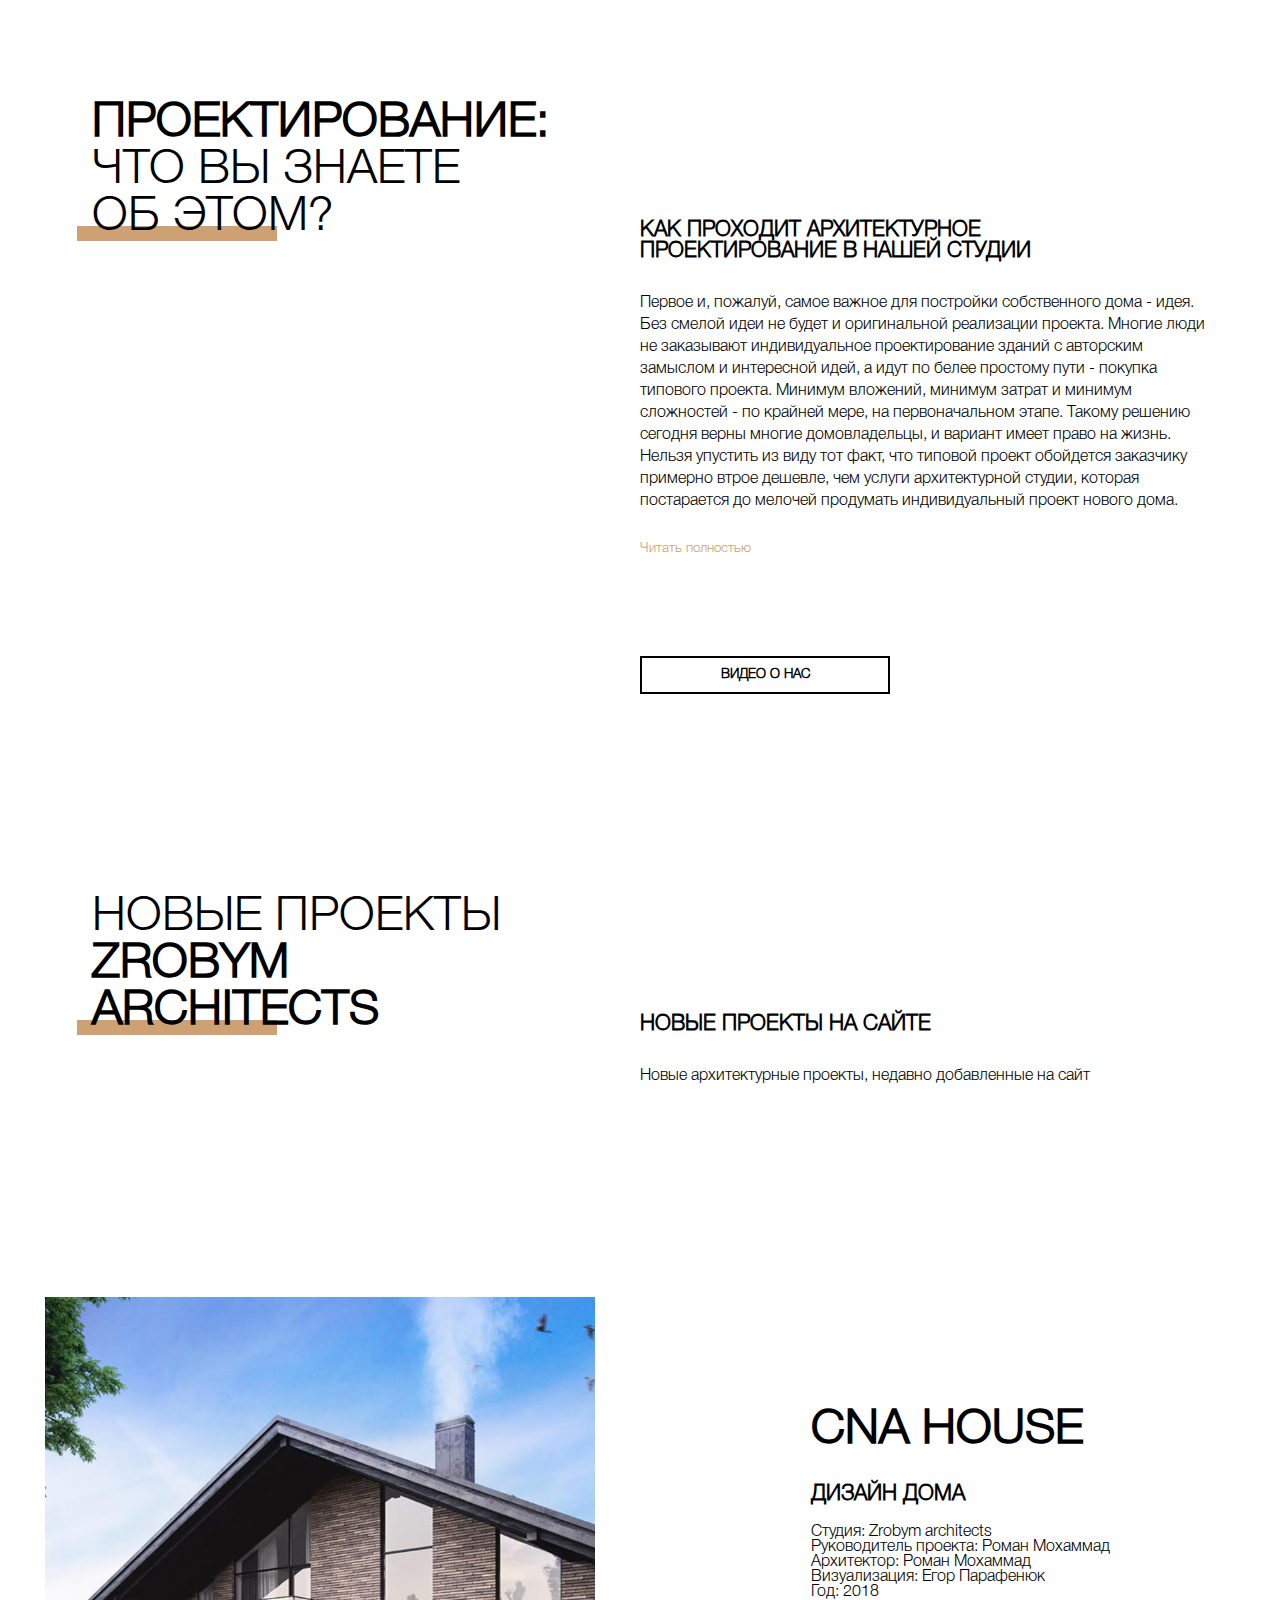
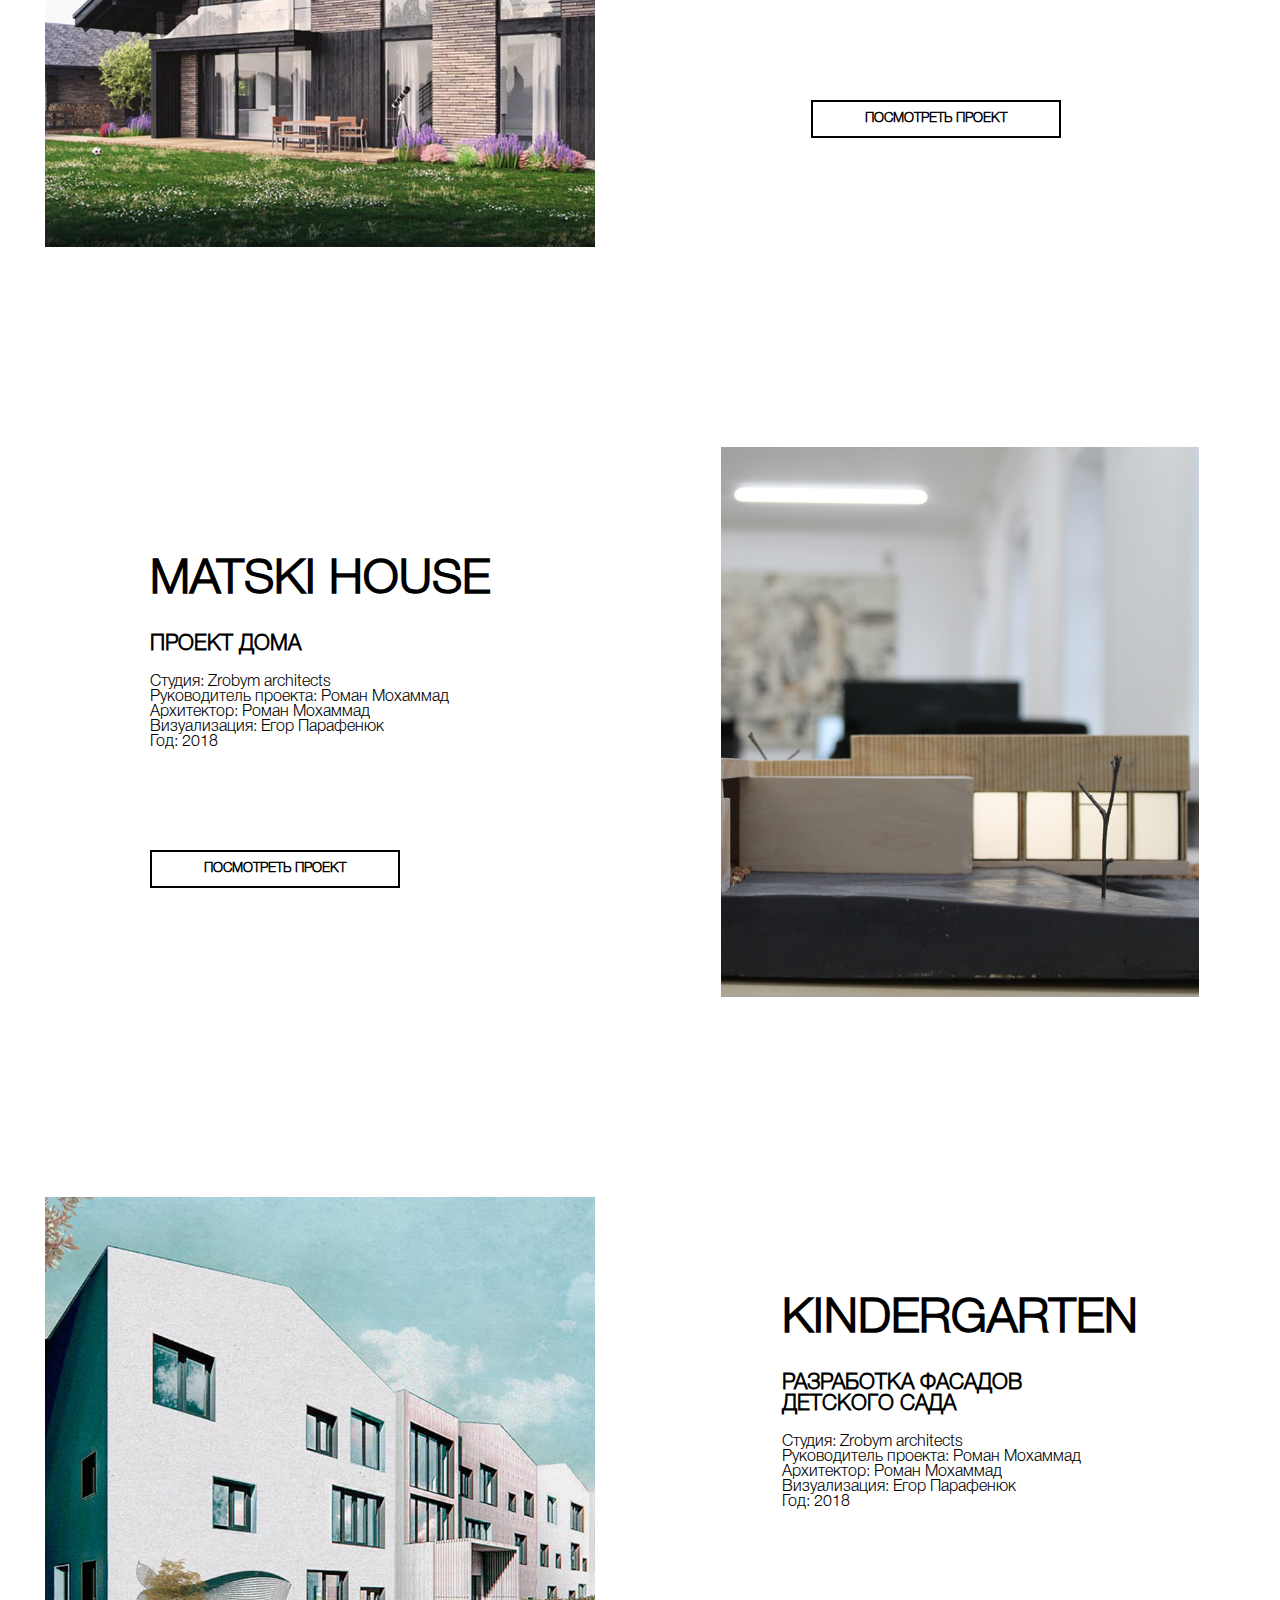
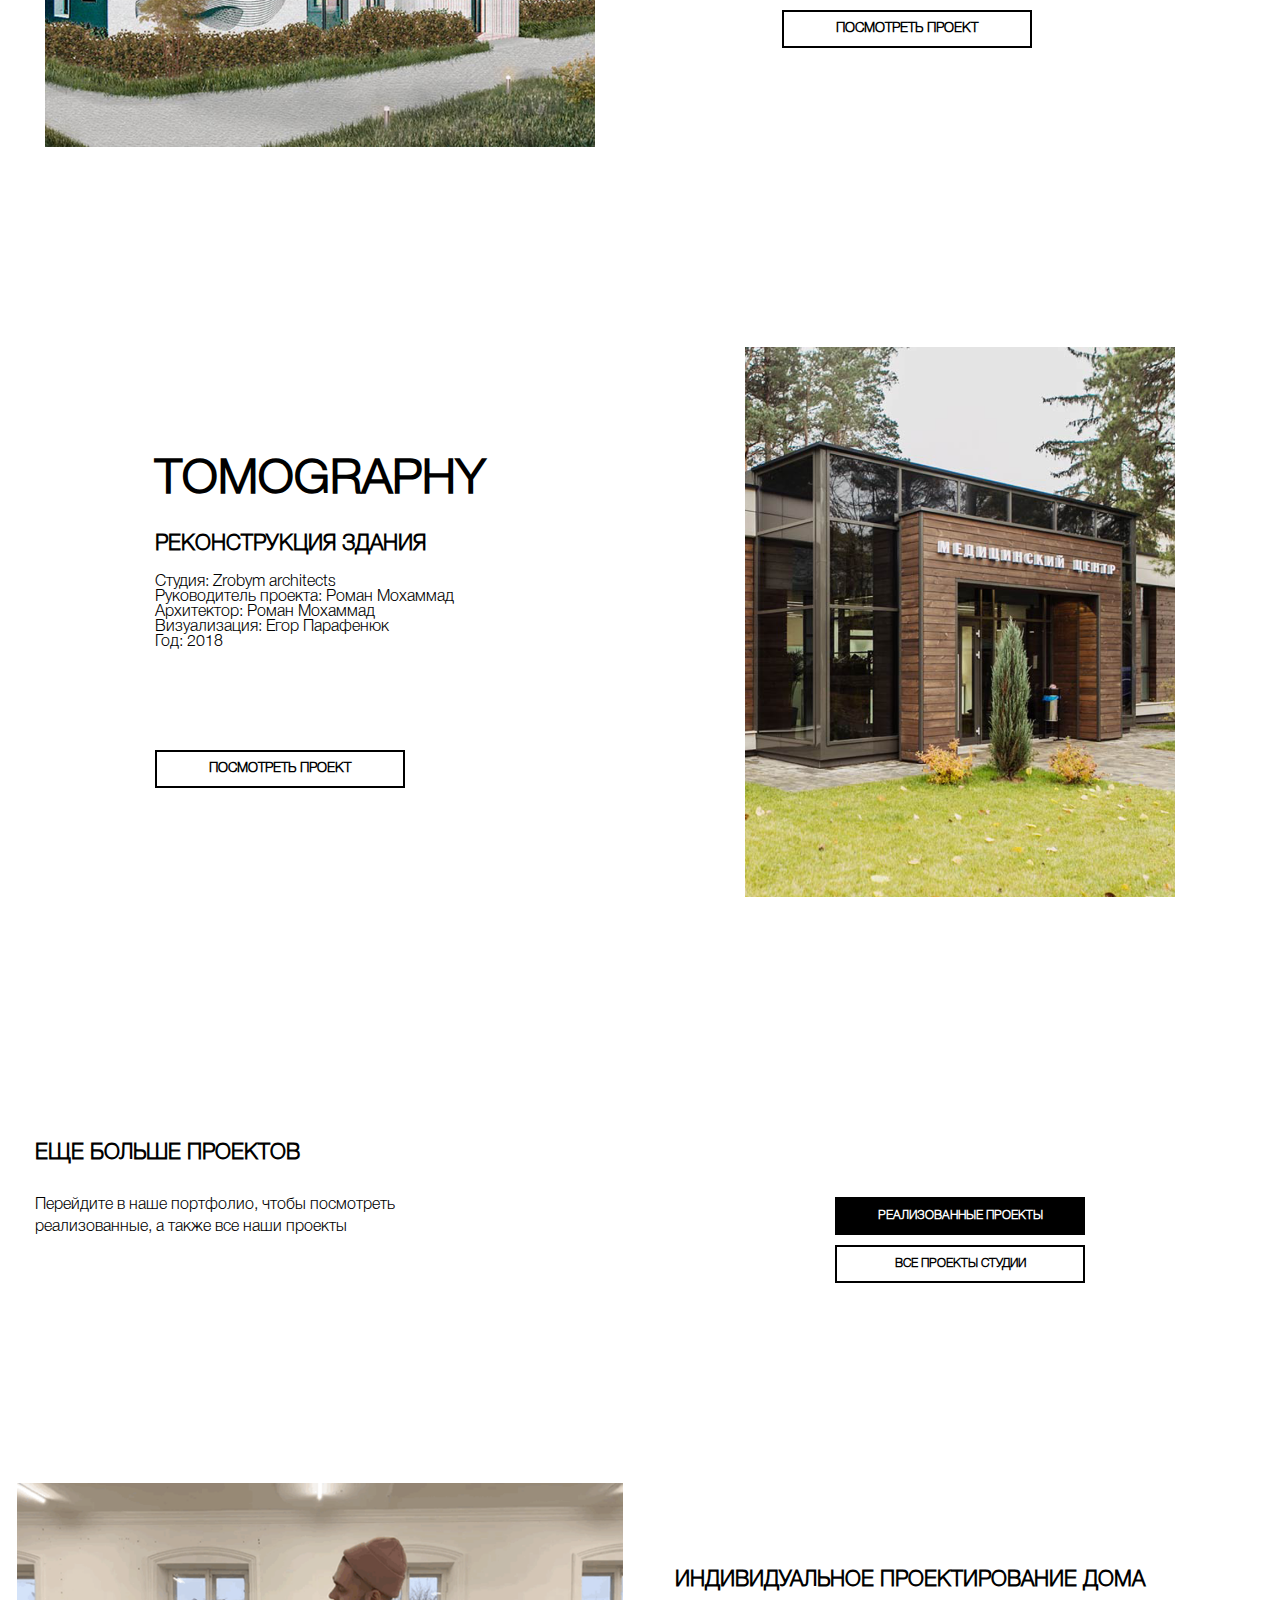
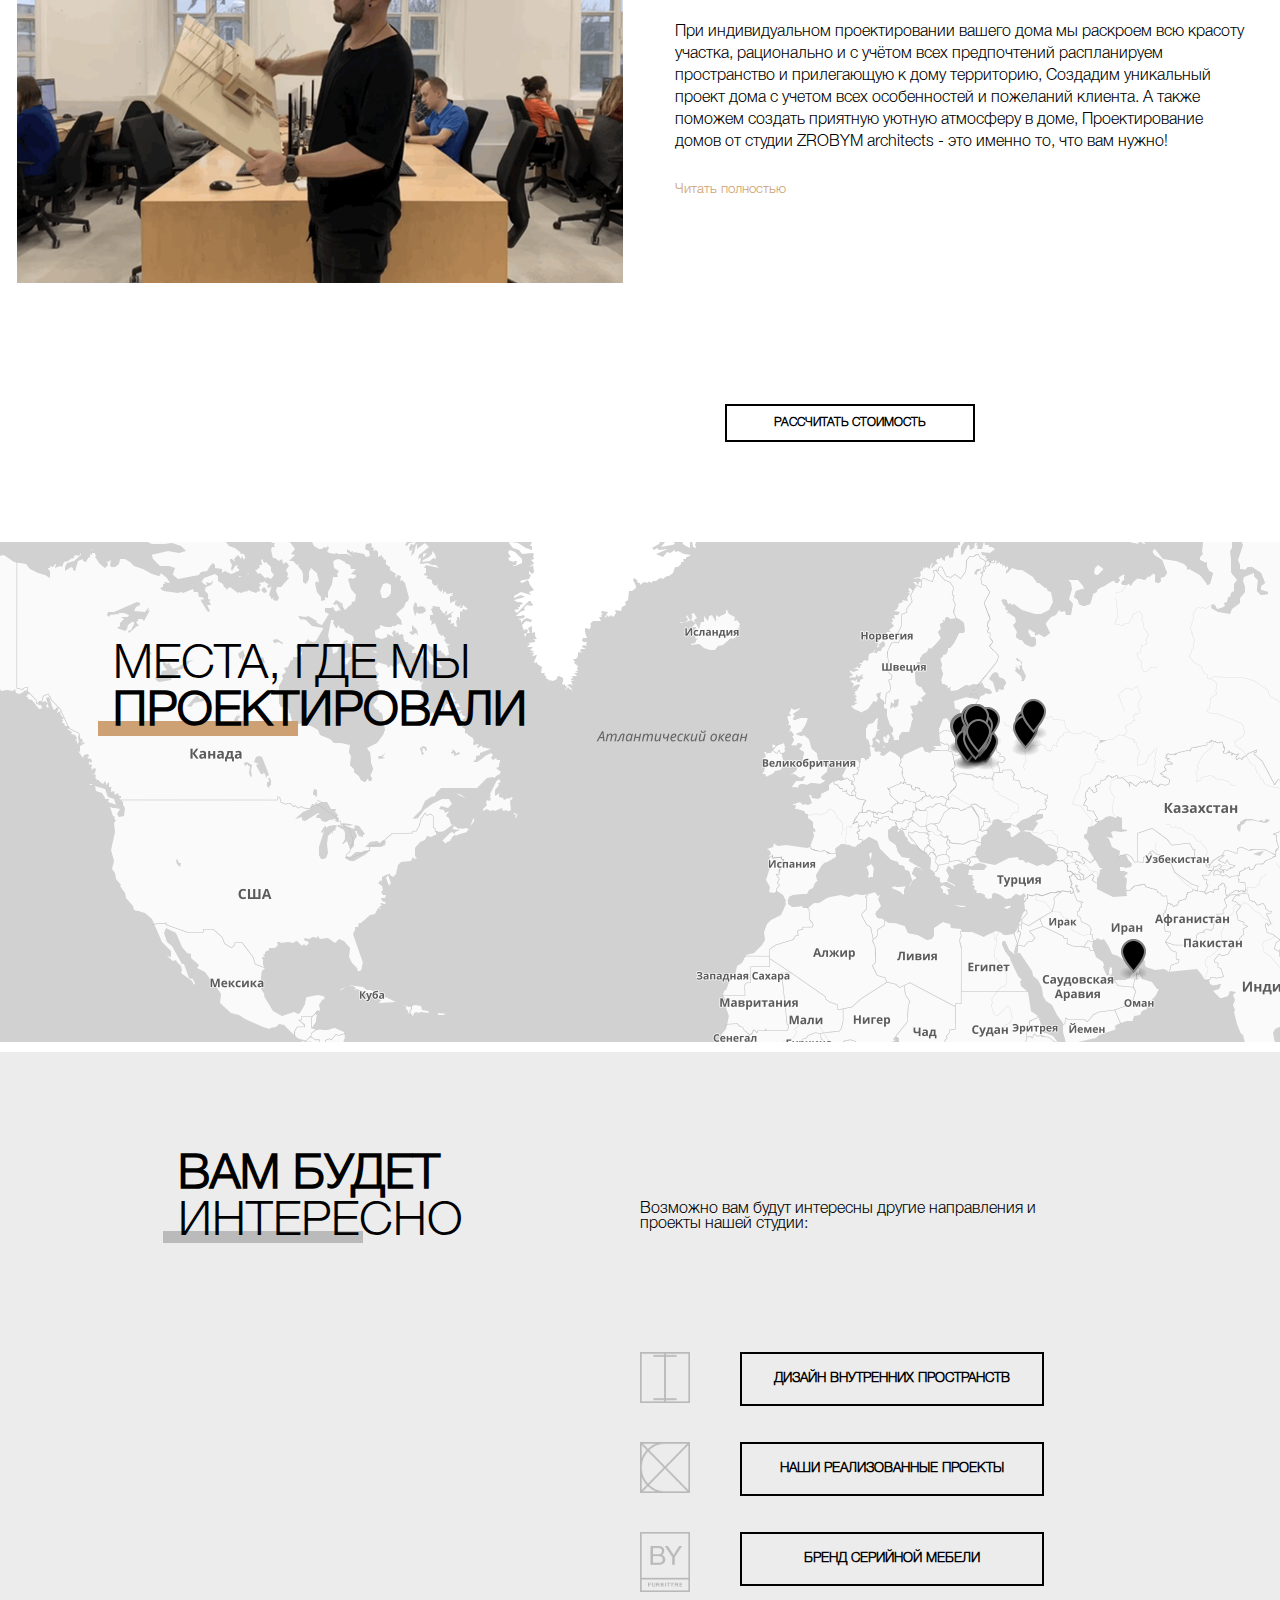
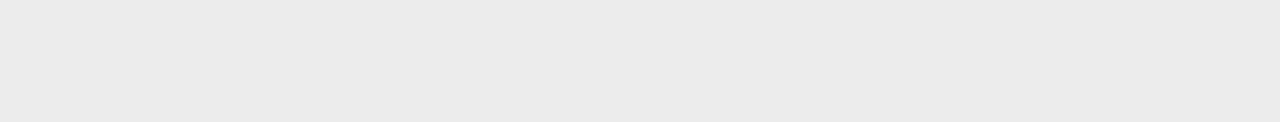
<file: Tasks/third/index.html>
<!DOCTYPE html>

<html>

<head>
	<title>Посадочная страница</title>
	<meta charset="utf-8">
	<meta name="viewport" content="width=device-width, initial-scale=1.0">
	<link rel="stylesheet" href="styles.css">
</head>

<body>
	<main>
		<div class="designing-container">
			<div class="designing-title">
				<div class="designing-title-container">
					<span class="bolder uppercase header1">проектирование:</span>
					<span class="uppercase header1">что вы знаете<br>об этом?
						<div class="underline"></div>
					</span>
				</div>
			</div>
			<div class="designing-info">
				<div class="designing-info-title">
					<span class="uppercase bolder header3">как проходит архитектурное<br>проектирование в нашей студии</span>
				</div>
				<div class="designing-info-description">
					Первое и, пожалуй, самое важное для постройки собственного дома - идея.
					Без смелой идеи не будет и оригинальной реализации проекта. Многие люди
					не заказывают индивидуальное проектирование зданий с авторским
					замыслом и интересной идей, а идут по белее простому пути - покупка
					типового проекта. Минимум вложений, минимум затрат и минимум
					сложностей - по крайней мере, на первоначальном этапе. Такому решению
					сегодня верны многие домовладельцы, и вариант имеет право на жизнь.
					Нельзя упустить из виду тот факт, что типовой проект обойдется заказчику
					примерно втрое дешевле, чем услуги архитектурной студии, которая
					постарается до мелочей продумать индивидуальный проект нового дома.
				</div>
				<button class="read-more-button no-outline">Читать полностью</button>
				<button class="black-box-button no-outline">
					<span class="uppercase bolder">видео о нас</span>
				</button>
			</div>
		</div>
		<div class="designing-container">
			<div class="designing-title">
				<div class="designing-title-container">
					<span class="uppercase header1">новые проекты</span>
					<span class="uppercase header1 bolder">ZROBYM<br>ARCHITECTS
						<div class="underline"></div>
					</span>
					<span class="bolder uppercase header1 white-font no-select">проектирование:</span>
				</div>
			</div>
			<div class="designing-info">
				<span class="uppercase bolder header3">новые проекты на сайте</span>
				<div class="designing-info-description">
					Новые архитектурные проекты, недавно добавленные на сайт
				</div>
			</div>
		</div>
		<div class="projects-container">
			<div class="project">
				<div class="project-image">
					<img src="assets/cna_house.png">
				</div>
				<div class="project-description">
					<div class="project-description-container">
						<div class="header1 uppercase bolder">cna house</div>
						<div class="header3 uppercase bolder">дизайн дома</div>
						<div>
							Студия: Zrobym architects<br>
							Руководитель проекта: Роман Мохаммад<br>
							Архитектор: Роман Мохаммад<br>
							Визуализация: Егор Парафенюк<br>
							Год: 2018
						</div>
						<button class="black-box-button no-outline">
							<span class="uppercase bolder">посмотреть проект</span>
						</button>
					</div>
				</div>
			</div>
			<div class="project">
				<div class="project-description">
					<div class="project-description-container">
						<div class="header1 uppercase bolder">matski house</div>
						<div class="header3 uppercase bolder">проект дома</div>
						<div>
							Студия: Zrobym architects<br>
							Руководитель проекта: Роман Мохаммад<br>
							Архитектор: Роман Мохаммад<br>
							Визуализация: Егор Парафенюк<br>
							Год: 2018
						</div>
						<button class="black-box-button no-outline">
							<span class="uppercase bolder">посмотреть проект</span>
						</button>
					</div>
				</div>
				<div class="project-image">
					<img src="assets/matski_house.png">
				</div>
			</div>
			<div class="project">
				<div class="project-image">
					<img src="assets/kindergarten.png">
				</div>
				<div class="project-description">
					<div class="project-description-container">
						<div class="header1 uppercase bolder">kindergarten</div>
						<div class="header3 uppercase bolder">разработка фасадов<br>детского сада</div>
						<div>
							Студия: Zrobym architects<br>
							Руководитель проекта: Роман Мохаммад<br>
							Архитектор: Роман Мохаммад<br>
							Визуализация: Егор Парафенюк<br>
							Год: 2018
						</div>
						<button class="black-box-button no-outline">
							<span class="uppercase bolder">посмотреть проект</span>
						</button>
					</div>
				</div>
			</div>
			<div class="project">
				<div class="project-description">
					<div class="project-description-container">
						<div class="header1 uppercase bolder">tomography</div>
						<div class="header3 uppercase bolder">реконструкция здания</div>
						<div>
							Студия: Zrobym architects<br>
							Руководитель проекта: Роман Мохаммад<br>
							Архитектор: Роман Мохаммад<br>
							Визуализация: Егор Парафенюк<br>
							Год: 2018
						</div>
						<button class="black-box-button no-outline">
							<span class="uppercase bolder">посмотреть проект</span>
						</button>
					</div>
				</div>
				<div class="project-image">
					<img src="assets/tomography.png">
				</div>
			</div>
			<div class="project">
				<div class="project-description">
					<div class="project-description-container">
						<span class="header3 uppercase bolder">еще больше проектов</span>
						<span class="designing-info-description">
							Перейдите в наше портфолио, чтобы посмотреть<br>
							реализованные, а также все наши проекты
						</span>
					</div>
				</div>
				<div class="project-description">
					<div class="project-description-container">
						<button class="black-box-button no-outline black-background">
							<span class="uppercase bolder white-font lower-font">реализованные проекты</span>
						</button>
						<button class="black-box-button no-outline small-margin-top">
							<span class="uppercase bolder lower-font">все проекты студии</span>
						</button>
					</div>
				</div>
			</div>
			<div class="project">
				<div class="project-image" id="architect-photo">
					<img src="assets/architect.png">
				</div>
				<div class="project-description">
					<div class="project-description-container">
						<span class="header3 uppercase bolder">
							индивидуальное проектирование дома
						</span>
						<span class="designing-info-description normal-wrap">
							При индивидуальном проектировании вашего дома мы
							раскроем всю красоту участка, рационально и с учётом всех
							предпочтений распланируем пространство и прилегающую к
							дому территорию, Создадим уникальный проект дома с учетом
							всех особенностей и пожеланий клиента. А также поможем
							создать приятную уютную атмосферу в доме, Проектирование
							домов от студии ZROBYM architects - это именно то, что вам
							нужно!
						</span>
						<button class="read-more-button no-outline">Читать полностью</button>
					</div>
				</div>
			</div>
			<div class="project" id="no-margin-top-project">
				<div class="project-description">
				</div>
				<div class="project-description">
					<div class="project-description-container">
						<span class="header3 uppercase bolder white-font no-select">
							индивидуальное проектирование дома
						</span>
						<button class="black-box-button no-outline">
								<span class="uppercase bolder lower-font">рассчитать стоимость</span>
						</button>
					</div>
				</div>
			</div>
		</div>
		<div class="designing-container" id="map">
			<div class="designing-title">
				<div class="designing-title-container big-margin-top">
					<span class="uppercase header1">места, где мы</span>
					<span class="uppercase header1 bolder">проектировали
						<div class="underline"></div>
					</span>
				</div>
			</div>
			<div class="designing-info">
			</div>
		</div>
		<div class="interests">
			<div class="interests-title">
				<span class="header1 uppercase">
					<span class="bolder">вам будет</span>интересно
					<div class="underline" id="interests-underline"></div>
				</span>
			</div>
			<div class="interests-details">
				<span>Возможно вам будут интересны другие направления и <br>проекты нашей студии:</span>
				<ul>
					<li>
						<div class="interest-mark" id="i-logo"></div>
						<div class="interest-text">
							<span class="bolder uppercase">дизайн внутренних пространств</span>
						</div>
					</li>
					<li>
						<div class="interest-mark" id="c-logo"></div>
						<div class="interest-text">
							<span class="bolder uppercase">наши реализованные проекты</span>
						</div>
					</li>
					<li>
						<div class="interest-mark" id="by-logo"></div>
						<div class="interest-text">
							<span class="bolder uppercase">бренд серийной мебели</span>
						</div>
					</li>
				</ul>
			</div>
		</div>
	</main>
</body>

</html>
</file>
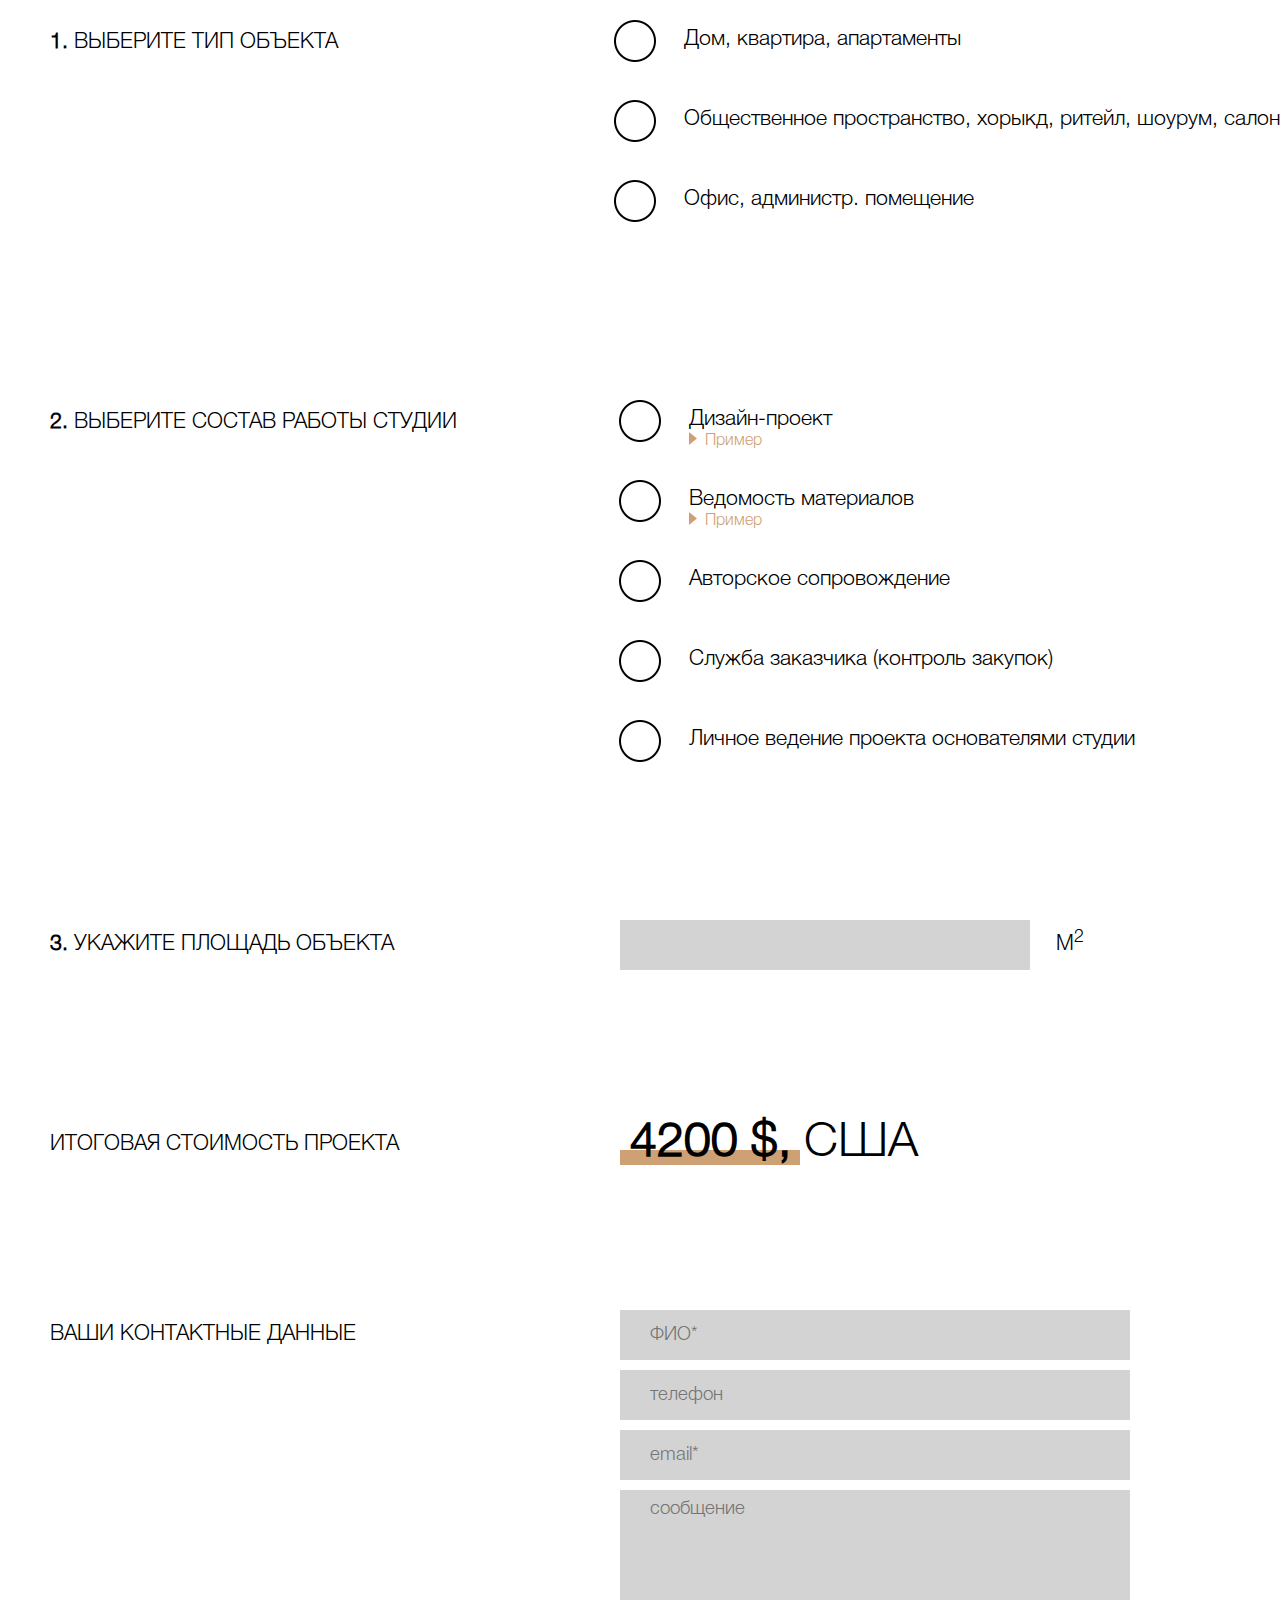
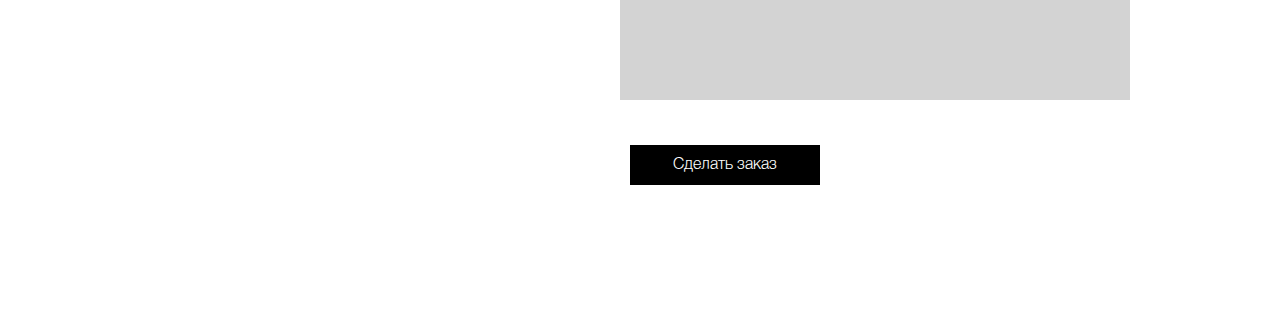
<file: double_list.html>
<!DOCTYPE html>
<html>
<head>
  <meta charset="UTF-8">
  <meta name="viewport" content="width=device-width, initial-scale=1.0">
  <title>ZROBYM architects</title>
  <link rel="stylesheet" href="styles.css">
</head>

<body>
  <main>
    <div class="list-container">
      <ul>
        <li>
          <div class="list-item small-padding-top">
            <span class="bold">1.</span> выберите тип объекта
          </div>
          <div class="list-content">
            <ul class="list-options">
              <li class="list-option">
                <input type="checkbox" class="checkmark" id="house">
                <label class="list-option-title" for="house">Дом, квартира, апартаменты</label>
              </li>
              <li class="list-option">
                <input type="checkbox" class="checkmark" id="public-space">
                <label class="list-option-title" for="public-space">Общественное пространство, хорыкд, ритейл, шоурум, салон</label>
              </li>
              <li class="list-option">
                <input type="checkbox" class="checkmark" id="office">
                <label class="list-option-title" for="office">Офис, администр. помещение</label>
              </li>
            </ul>
          </div>
        </li>
        <li>
          <div class="list-item small-padding-top">
            <span class="bold">2.</span> выберите состав работы студии
          </div>
          <div class="list-content">
            <ul class="list-options">
              <li class="list-option">
                <input type="checkbox" class="checkmark" id="design">
                <label class="list-option-title" for="design">Дизайн-проект
                  <button class="example-button">Пример</button>
                </label>
              </li>
              <li class="list-option">
                <input type="checkbox" class="checkmark" id="materials">
                <label class="list-option-title" for="materials">Ведомость материалов
                  <button class="example-button">Пример</button>
                </label>
              </li>
              <li class="list-option">
                <input type="checkbox" class="checkmark" id="author-supervision">
                <label class="list-option-title" for="author-supervision">Авторское сопровождение</label>
              </li>
              <li class="list-option">
                <input type="checkbox" class="checkmark" id="consumer-service">
                <label class="list-option-title" for="consumer-service">Служба заказчика (контроль закупок)</label>
              </li>
              <li class="list-option">
                <input type="checkbox" class="checkmark" id="founder-supervision">
                <label class="list-option-title" for="founder-supervision">Личное ведение проекта основателями студии</label>
              </li>
            </ul>
          </div>
        </li>
        <li>
          <div class="list-item">
            <span class="bold">3.</span> укажите площадь объекта
          </div>
          <div class="list-content"> 
            <input type="text" class="input-text-field">
            <label class="mesurement">M<sup>2</sup></label>
          </div>
        </li>
        <li>
          <div class="list-item">
            итоговая стоимость проекта
          </div>
          <div class="list-content">
            <div class="price-field"><span class="price">4200 $, <div class="underline"></div></span>США</div>
          </div>
        </li>
         <li>
          <div class="list-item">
            ваши контактные данные
          </div>
          <div class="list-content">
            <form method="POST">
              <input type="text" class="input-text-field long-input-field" placeholder="ФИО*">
              <input type="text" class="input-text-field long-input-field" placeholder="телефон">
              <input type="text" class="input-text-field long-input-field" placeholder="email*">
              <textarea placeholder="сообщение" class="input-textarea"></textarea>
              <button class="order-button">Сделать заказ</button>
            </form>
          </div>
        </li>
      </ul>
    </div>
  </main>
</body>

</html>
</file>
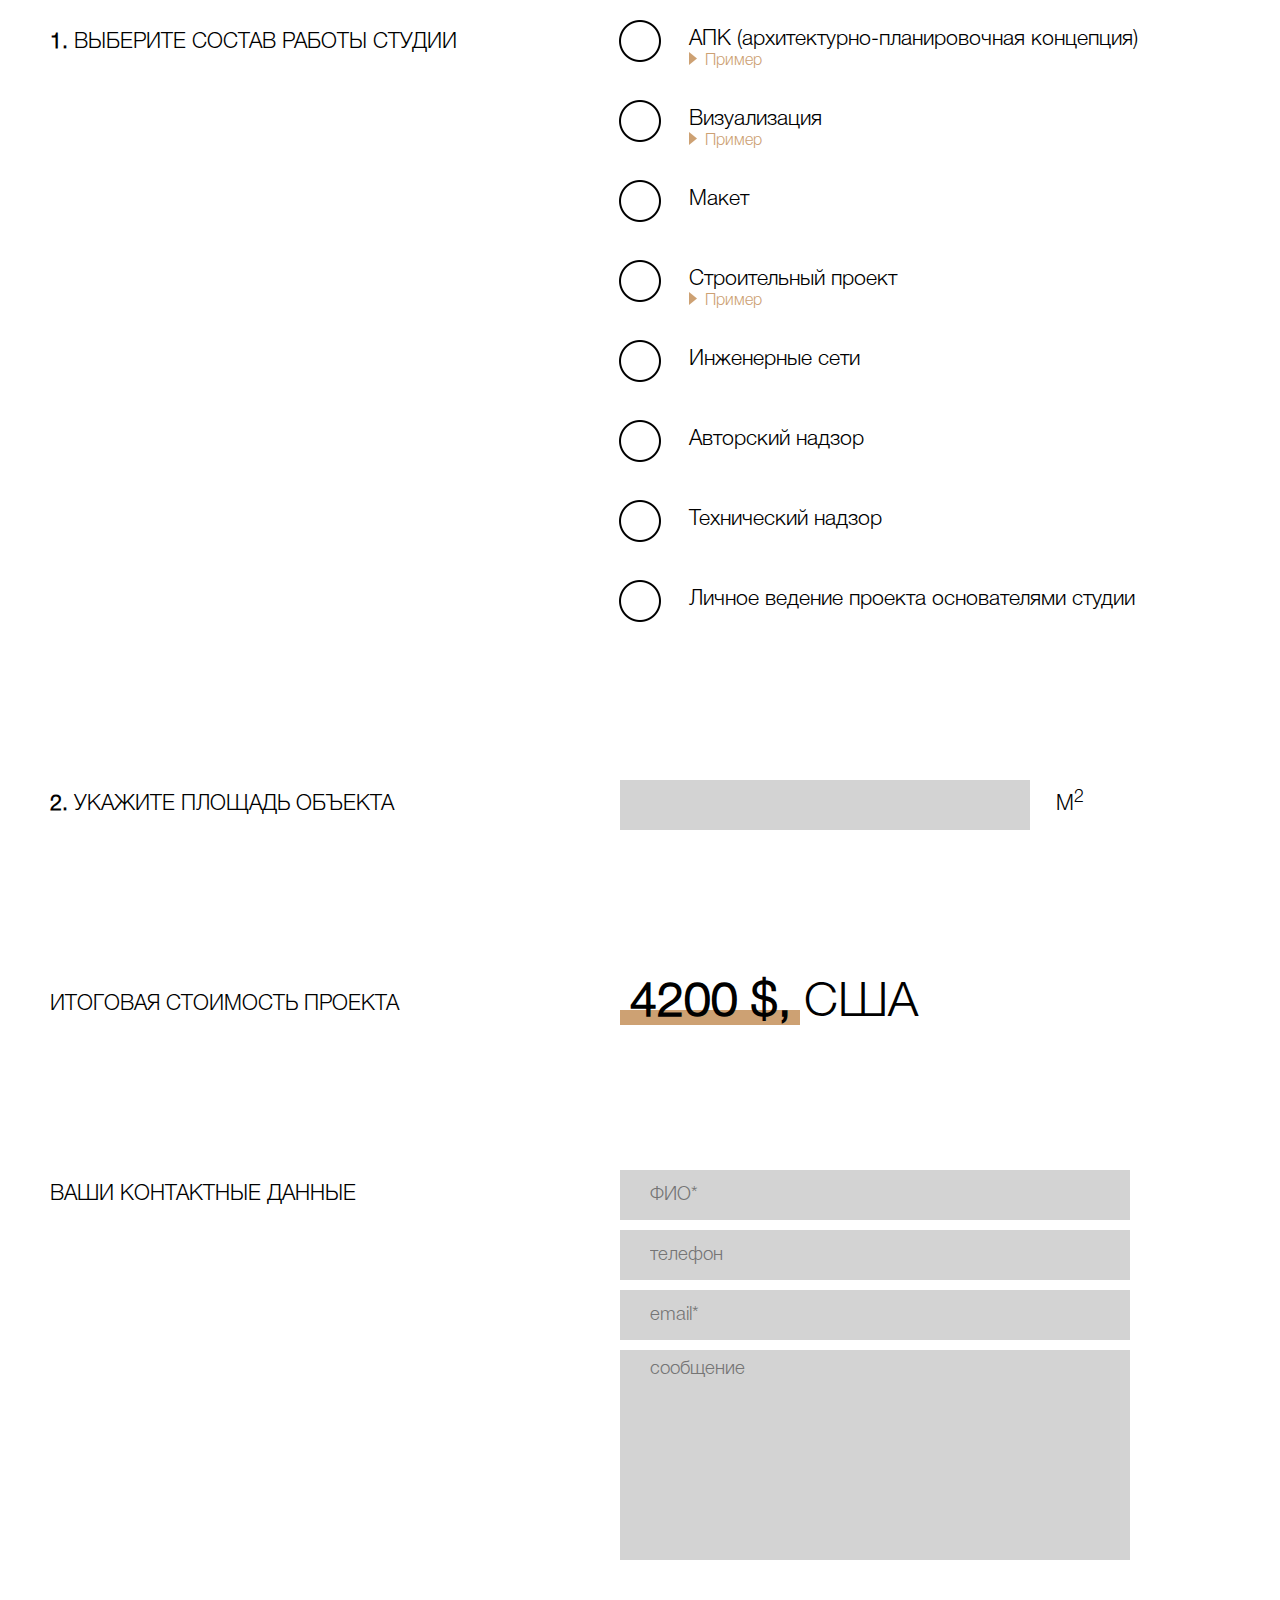
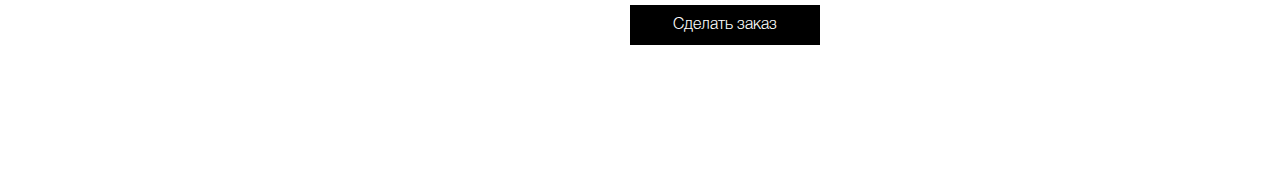
<file: simple_list.html>
<!DOCTYPE html>
<html>
<head>
  <meta charset="UTF-8">
  <meta name="viewport" content="width=device-width, initial-scale=1.0">
  <title>ZROBYM architects</title>
  <link rel="stylesheet" href="styles.css">
</head>

<body>
  <main>
    <div class="list-container">
      <ul>
        <li>
          <div class="list-item small-padding-top">
            <span class="bold">1.</span> выберите состав работы студии
          </div>
          <div class="list-content">
            <ul class="list-options">
              <li class="list-option">
                <input type="checkbox" class="checkmark" id="apc">
                <label class="list-option-title" for="apc">АПК (архитектурно-планировочная концепция)
                  <button class="example-button">Пример</button>
                </label>
              </li>
              <li class="list-option">
                <input type="checkbox" class="checkmark" id="visualisation">
                <label class="list-option-title" for="visualisation">Визуализация
                  <button class="example-button">Пример</button>
                </label>
              </li>
              <li class="list-option">
                <input type="checkbox" class="checkmark" id="template">
                <label class="list-option-title" for="template">Макет</label>
              </li>
              <li class="list-option"> 
                <input type="checkbox" class="checkmark" id="building-project">
                <label class="list-option-title" for="building-project">Строительный проект
                   <button class="example-button">Пример</button>
                </label>
              </li>
              <li class="list-option">
                <input type="checkbox" class="checkmark" id="engineering-web">
                <label class="list-option-title" for="engineering-web">Инженерные сети</label>
              </li>
              <li class="list-option"> 
                <input type="checkbox" class="checkmark" id="author-supervision">
                <label class="list-option-title" for="author-supervision">Авторский надзор</label>
              </li>
              <li class="list-option">
                <input type="checkbox" class="checkmark" id="tech-supervision">
                <label class="list-option-title" for="tech-supervision">Технический надзор</label>
              </li>
              <li class="list-option">
                <input type="checkbox" class="checkmark" id="founder-supervision">
                <label class="list-option-title" for="founder-supervision">Личное ведение проекта основателями студии</label>
              </li>
            </ul>
          </div>
        </li>
        <li>
          <div class="list-item">
            <span class="bold">2.</span> укажите площадь объекта
          </div>
          <div class="list-content sizes">
            <input type="text" class="input-text-field">
            <label class="mesurement">M<sup>2</sup></label>
          </div>
        </li>
        <li>
          <div class="list-item">
            итоговая стоимость проекта
          </div>
          <div class="list-content">
            <div class="price-field"><span class="price">4200 $, <div class="underline"></div></span>США</div>
          </div>
        </li>
         <li>
          <div class="list-item">
            ваши контактные данные
          </div>
          <div class="list-content">
            <form method="POST">
              <input type="text" class="input-text-field long-input-field" placeholder="ФИО*">
              <input type="text" class="input-text-field long-input-field" placeholder="телефон">
              <input type="text" class="input-text-field long-input-field" placeholder="email*">
              <textarea placeholder="сообщение" class="input-textarea"></textarea>
              <button class="order-button">Сделать заказ</button>
            </form>
          </div>
        </li>
      </ul>
    </div>
  </main>
</body>

</html>
</file>
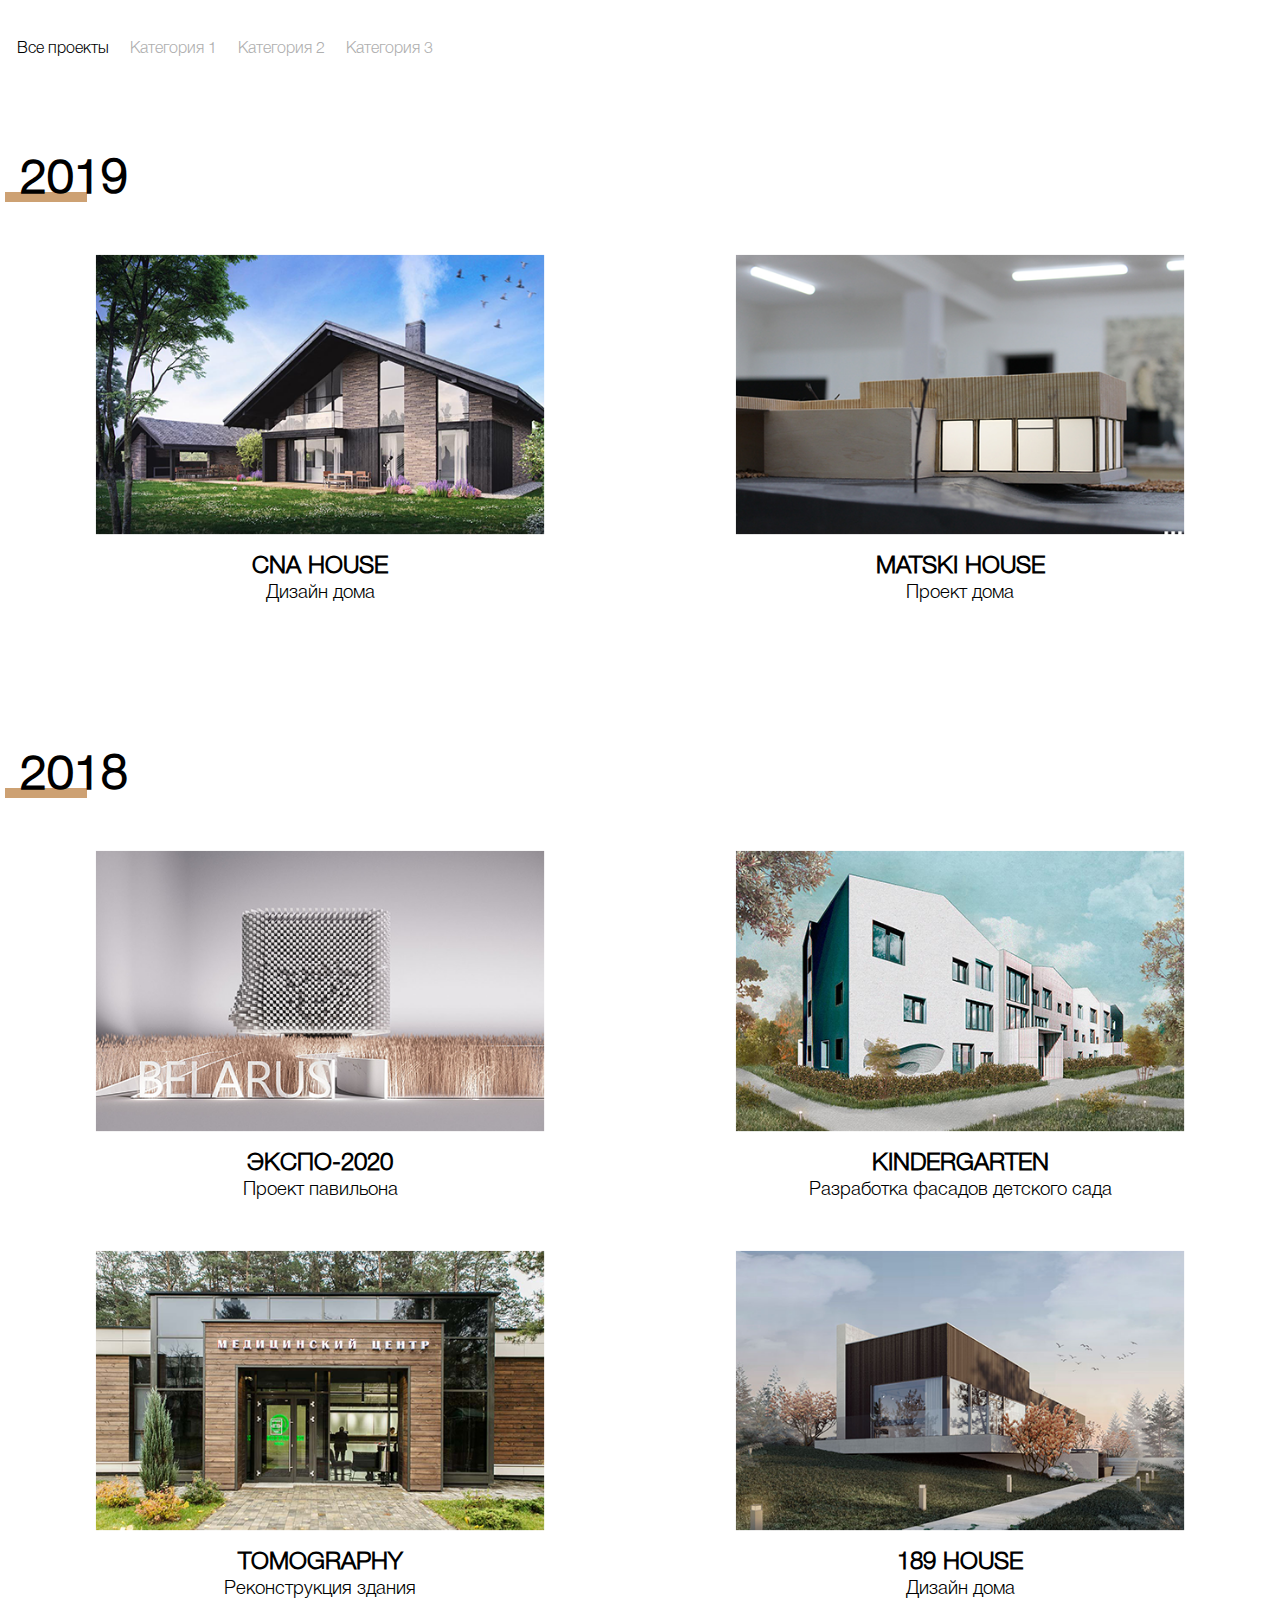
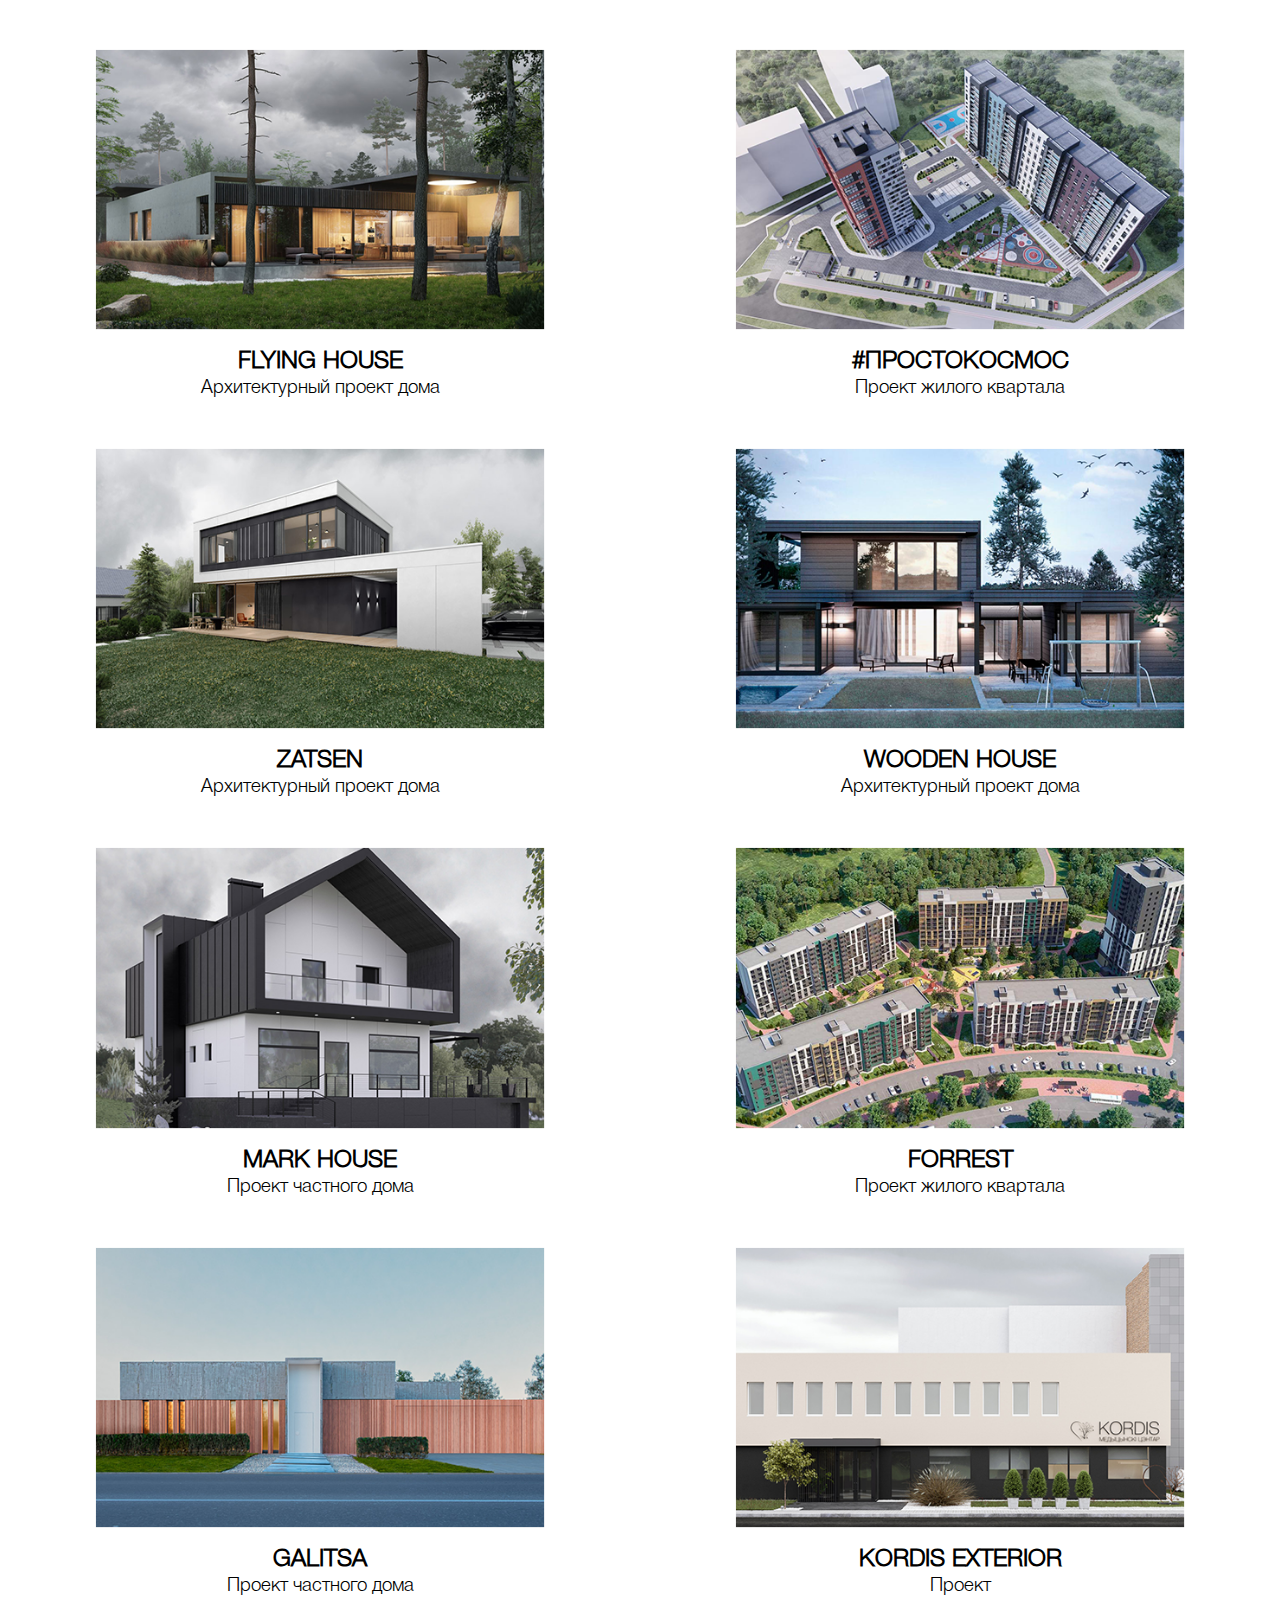
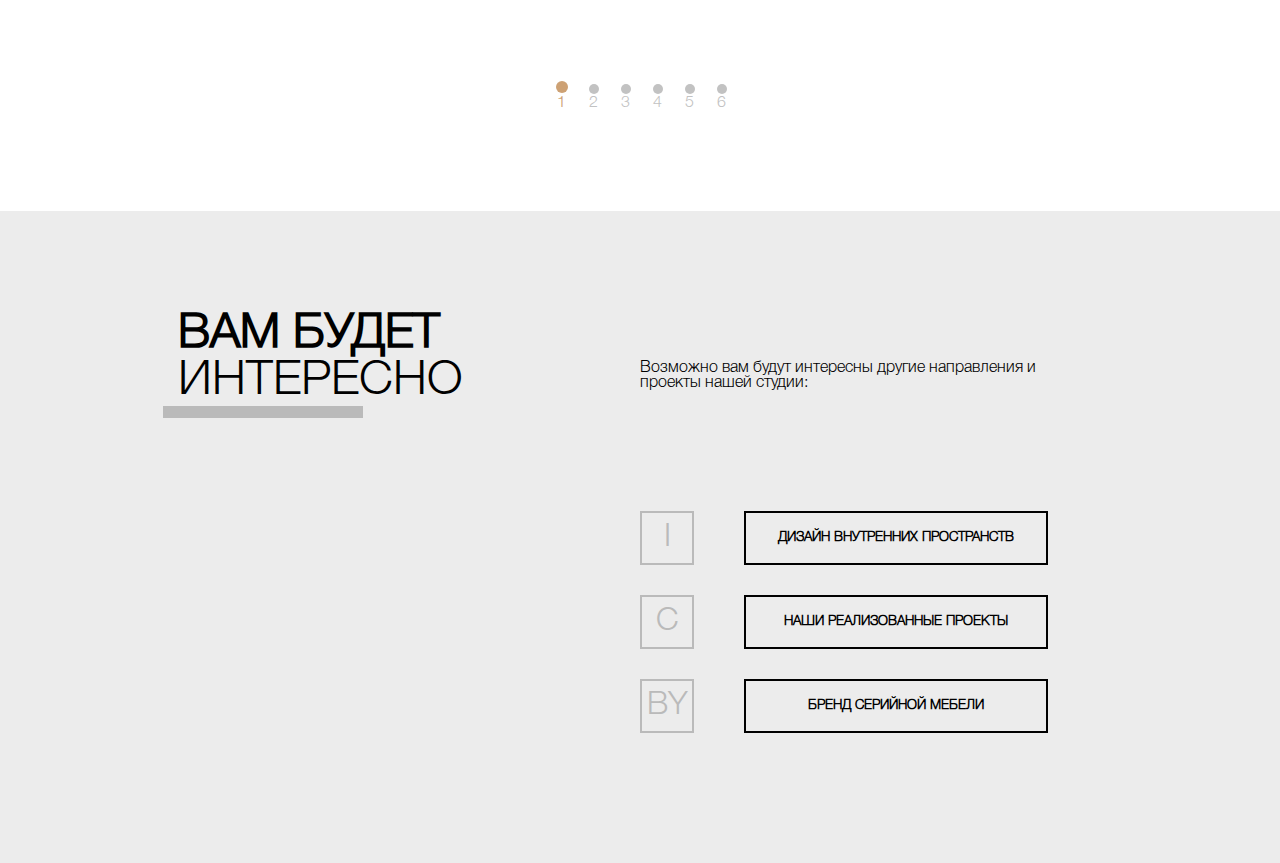
<file: portfolio/portfolio.html>
<!DOCTYPE html>
<html>
<head>
	<title>PortFolio</title>
	<meta charset="utf-8">
	<meta name="viewport" content="width=device-width, initial-scale=1.0">
	<link rel="stylesheet" href="portfolio.css">
	<script src="https://ajax.googleapis.com/ajax/libs/jquery/3.4.0/jquery.min.js"></script>
</head>

<body>
	<main>
		<div class="categories">
			<input type="radio" checked="checked" id="all-projects" name="radio-categories">
			<label for="all-projects">Все проекты</label>
			<input type="radio" id="category-1" name="radio-categories">
			<label for="category-1">Категория 1</label>
			<input type="radio" id="category-2" name="radio-categories">
			<label for="category-2">Категория 2</label>
			<input type="radio" id="category-3" name="radio-categories">
			<label for="category-3">Категория 3</label>
		</div>
		<template id="project-template">
			<div class="project">
				<img id="project-template-image">
				<div class="project-title">
					<span class="bolder uppercase" id="project-template-title"></span>
				</div>
				<div class="project-description" id="project-template-description"></div>
			</div>
		</template>
		<div class="year-header" id="2019">
			<span class="bolder header">2019<div class="underline"></div></span>
		</div>
		<div class="year-header" id="2018">
			<span class="bolder header">2018<div class="underline"></div></span>
		</div>
		<div class="pagination-container">
			<input type="radio" name="pagination" id="p1" checked="checked">
			<label for="p1">1<div class="checkmark"></div></label>
			<input type="radio" name="pagination" id="p2">
			<label for="p2">2<div class="checkmark"></div></label>
			<input type="radio" name="pagination" id="p3">
			<label for="p3">3<div class="checkmark"></div></label>
			<input type="radio" name="pagination" id="p4">
			<label for="p4">4<div class="checkmark"></div></label>
			<input type="radio" name="pagination" id="p5">
			<label for="p5">5<div class="checkmark"></div></label>
			<input type="radio" name="pagination" id="p6">
			<label for="p6">6<div class="checkmark"></div></label>
		</div>
		<div class="interests">
			<div class="interests-title">
				<span class="header uppercase" id="interests-title-span">
					<span class="bolder">вам будет
						<div class="underline" id="interests-underline"></div>
					</span><br>интересно
				</span>
			</div>
			<div class="interests-details">
				<span>Возможно вам будут интересны другие направления и <br>проекты нашей студии:</span>
				<ul>
					<li>
						<div class="interest-mark">I</div>
						<div class="interest-text">
							<span class="bolder uppercase">дизайн внутренних пространств</span>
						</div>
					</li>
					<li>
						<div class="interest-mark">C</div>
						<div class="interest-text">
							<span class="bolder uppercase">наши реализованные проекты</span>
						</div>
					</li>
					<li>
						<div class="interest-mark">BY</div>
						<div class="interest-text">
							<span class="bolder uppercase">бренд серийной мебели</span>
						</div>
					</li>
				</ul>
			</div>
		</div>
	</main>

	<script src="scripts/Collection.js"></script>
	<script src="scripts/Model.js"></script>
	<script src="scripts/View.js"></script>
	<script src="scripts/Controller.js"></script>
</body>
</html>
</file>
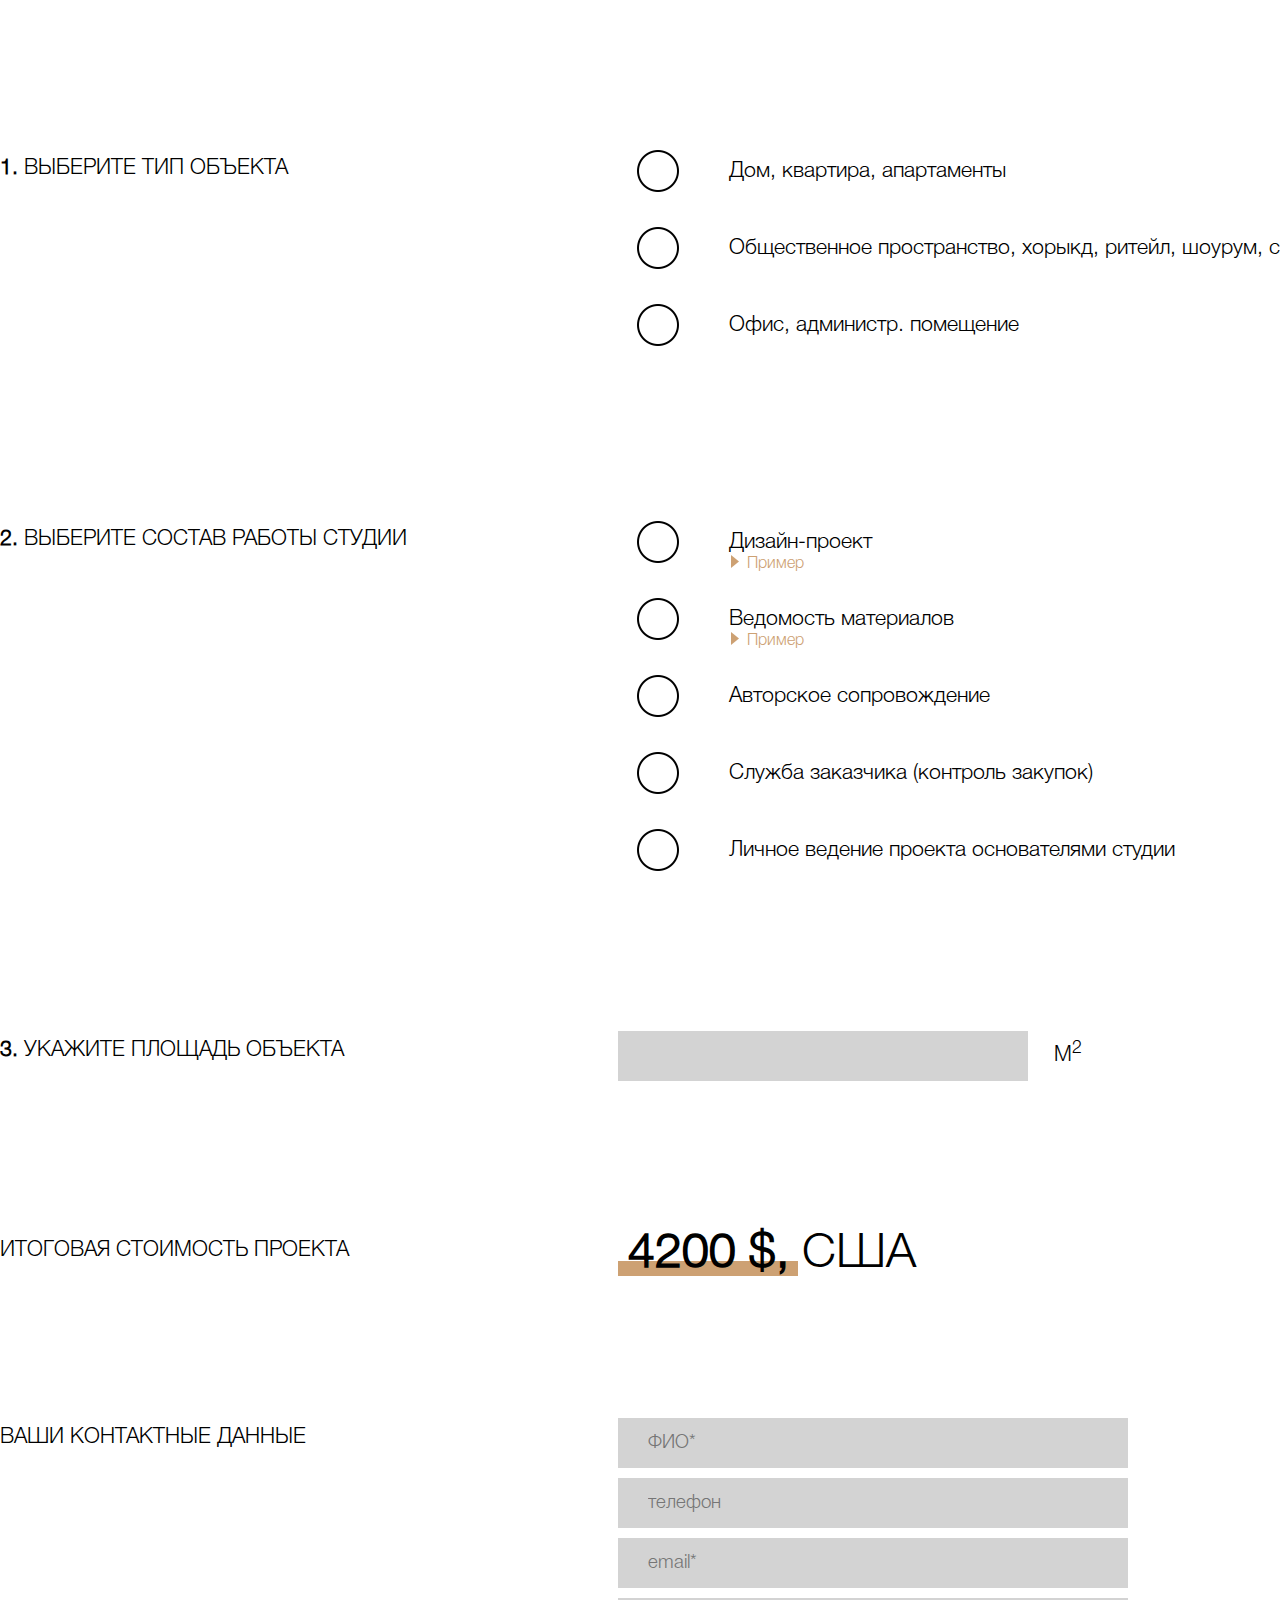
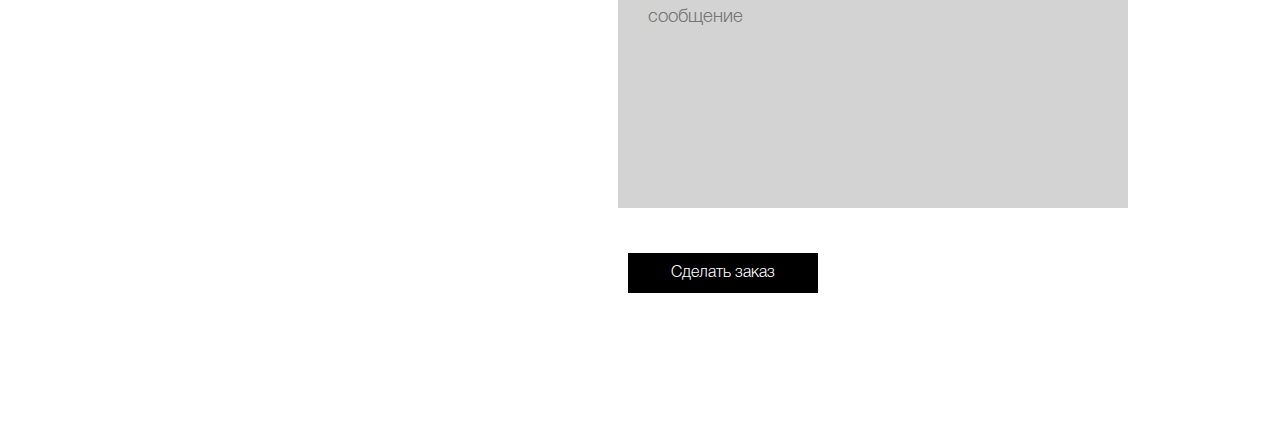
<file: Tasks/first/double_list.html>
<!DOCTYPE html>
<html>
<head>
  <meta charset="UTF-8">
  <meta name="viewport" content="width=device-width, initial-scale=1.0">
  <title>ZROBYM architects</title>
  <link rel="stylesheet" href="styles.css">
</head>

<body>
  <main>
    <div class="list-container">
      <ul>
        <li>
          <div class="list-item small-padding-top">
            <span class="bold">1.</span> выберите тип объекта
          </div>
          <div class="list-content">
            <ul class="list-options">
              <li class="list-option">
                <input type="checkbox" class="checkmark" id="house">
                <label class="list-option-title" for="house">Дом, квартира, апартаменты</label>
              </li>
              <li class="list-option">
                <input type="checkbox" class="checkmark" id="public-space">
                <label class="list-option-title" for="public-space">Общественное пространство, хорыкд, ритейл, шоурум, салон</label>
              </li>
              <li class="list-option">
                <input type="checkbox" class="checkmark" id="office">
                <label class="list-option-title" for="office">Офис, администр. помещение</label>
              </li>
            </ul>
          </div>
        </li>
        <li>
          <div class="list-item small-padding-top">
            <span class="bold">2.</span> выберите состав работы студии
          </div>
          <div class="list-content">
            <ul class="list-options">
              <li class="list-option">
                <input type="checkbox" class="checkmark" id="design">
                <label class="list-option-title" for="design">Дизайн-проект
                  <button class="example-button">Пример</button>
                </label>
              </li>
              <li class="list-option">
                <input type="checkbox" class="checkmark" id="materials">
                <label class="list-option-title" for="materials">Ведомость материалов
                  <button class="example-button">Пример</button>
                </label>
              </li>
              <li class="list-option">
                <input type="checkbox" class="checkmark" id="author-supervision">
                <label class="list-option-title" for="author-supervision">Авторское сопровождение</label>
              </li>
              <li class="list-option">
                <input type="checkbox" class="checkmark" id="consumer-service">
                <label class="list-option-title" for="consumer-service">Служба заказчика (контроль закупок)</label>
              </li>
              <li class="list-option">
                <input type="checkbox" class="checkmark" id="founder-supervision">
                <label class="list-option-title" for="founder-supervision">Личное ведение проекта основателями студии</label>
              </li>
            </ul>
          </div>
        </li>
        <li>
          <div class="list-item">
            <span class="bold">3.</span> укажите площадь объекта
          </div>
          <div class="list-content"> 
            <input type="text" class="input-text-field">
            <label class="mesurement">M<sup>2</sup></label>
          </div>
        </li>
        <li>
          <div class="list-item">
            итоговая стоимость проекта
          </div>
          <div class="list-content">
            <div class="price-field"><span class="price">4200 $, <div class="underline"></div></span>США</div>
          </div>
        </li>
         <li>
          <div class="list-item">
            ваши контактные данные
          </div>
          <div class="list-content">
            <form method="POST">
              <input type="text" class="input-text-field long-input-field" placeholder="ФИО*">
              <input type="text" class="input-text-field long-input-field" placeholder="телефон">
              <input type="text" class="input-text-field long-input-field" placeholder="email*">
              <textarea placeholder="сообщение" class="input-textarea"></textarea>
              <button class="order-button">Сделать заказ</button>
            </form>
          </div>
        </li>
      </ul>
    </div>
  </main>
</body>

</html>
</file>
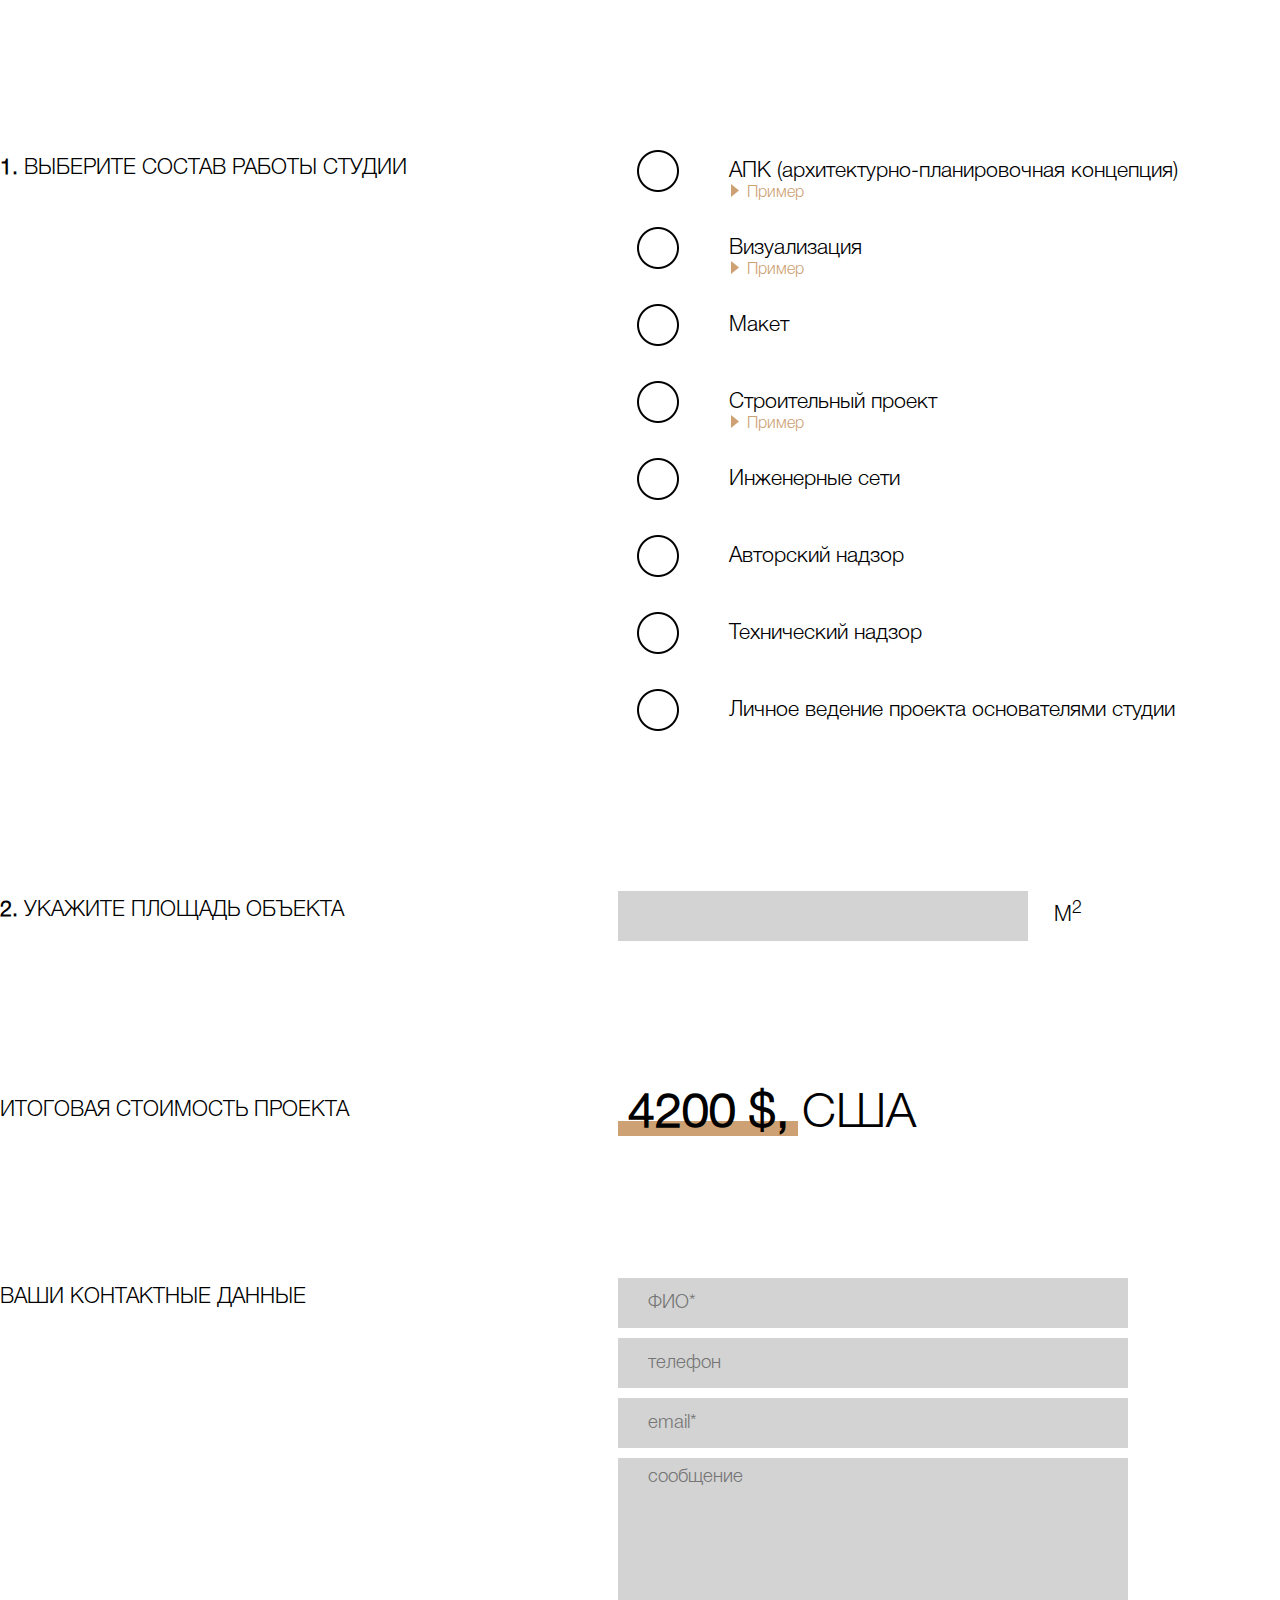
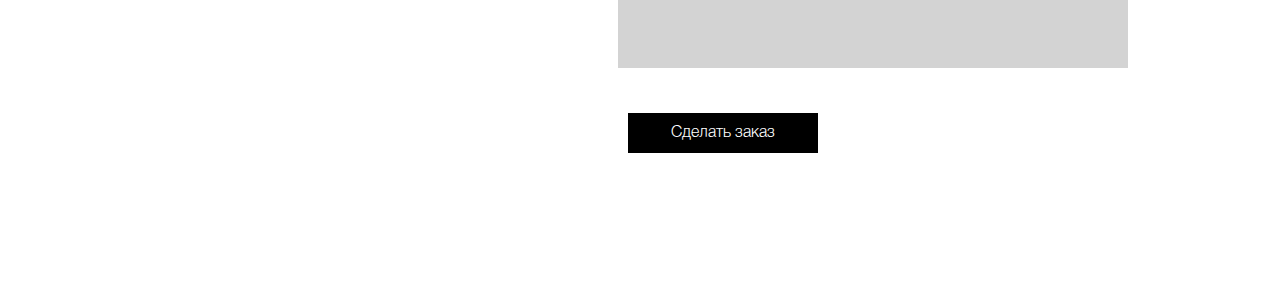
<file: Tasks/first/simple_list.html>
<!DOCTYPE html>
<html>
<head>
  <meta charset="UTF-8">
  <meta name="viewport" content="width=device-width, initial-scale=1.0">
  <title>ZROBYM architects</title>
  <link rel="stylesheet" href="styles.css">
</head>

<body>
  <main>
    <div class="list-container">
      <ul>
        <li>
          <div class="list-item small-padding-top">
            <span class="bold">1.</span> выберите состав работы студии
          </div>
          <div class="list-content">
            <ul class="list-options">
              <li class="list-option">
                <input type="checkbox" class="checkmark" id="apc">
                <label class="list-option-title" for="apc">АПК (архитектурно-планировочная концепция)
                  <button class="example-button">Пример</button>
                </label>
              </li>
              <li class="list-option">
                <input type="checkbox" class="checkmark" id="visualisation">
                <label class="list-option-title" for="visualisation">Визуализация
                  <button class="example-button">Пример</button>
                </label>
              </li>
              <li class="list-option">
                <input type="checkbox" class="checkmark" id="template">
                <label class="list-option-title" for="template">Макет</label>
              </li>
              <li class="list-option"> 
                <input type="checkbox" class="checkmark" id="building-project">
                <label class="list-option-title" for="building-project">Строительный проект
                   <button class="example-button">Пример</button>
                </label>
              </li>
              <li class="list-option">
                <input type="checkbox" class="checkmark" id="engineering-web">
                <label class="list-option-title" for="engineering-web">Инженерные сети</label>
              </li>
              <li class="list-option"> 
                <input type="checkbox" class="checkmark" id="author-supervision">
                <label class="list-option-title" for="author-supervision">Авторский надзор</label>
              </li>
              <li class="list-option">
                <input type="checkbox" class="checkmark" id="tech-supervision">
                <label class="list-option-title" for="tech-supervision">Технический надзор</label>
              </li>
              <li class="list-option">
                <input type="checkbox" class="checkmark" id="founder-supervision">
                <label class="list-option-title" for="founder-supervision">Личное ведение проекта основателями студии</label>
              </li>
            </ul>
          </div>
        </li>
        <li>
          <div class="list-item">
            <span class="bold">2.</span> укажите площадь объекта
          </div>
          <div class="list-content"> 
            <input type="text" class="input-text-field">
            <label class="mesurement">M<sup>2</sup></label>
          </div>
        </li>
        <li>
          <div class="list-item">
            итоговая стоимость проекта
          </div>
          <div class="list-content">
            <div class="price-field"><span class="price">4200 $, <div class="underline"></div></span>США</div>
          </div>
        </li>
         <li>
          <div class="list-item">
            ваши контактные данные
          </div>
          <div class="list-content">
            <form method="POST">
              <input type="text" class="input-text-field long-input-field" placeholder="ФИО*">
              <input type="text" class="input-text-field long-input-field" placeholder="телефон">
              <input type="text" class="input-text-field long-input-field" placeholder="email*">
              <textarea placeholder="сообщение" class="input-textarea"></textarea>
              <button class="order-button">Сделать заказ</button>
            </form>
          </div>
        </li>
      </ul>
    </div>
  </main>
</body>

</html>
</file>
<file: Tasks/third/styles.css>
@font-face {
  font-family: helvetica;
  src: url(fonts/HelveticaNeueCyr-Light.otf);
}

* {
  margin: 0;
  padding: 0;
  font-family: helvetica;
}

main {
	display: flex;
	flex-direction: column;
}

main .designing-container:nth-child(2) {
	margin-top: 200px;
}

.designing-container {
	display: flex;
	justify-content: center;
	flex-wrap: wrap;
	margin-top: 100px;
}

.designing-title-container {
	display: flex;
	flex-direction: column;
	white-space: nowrap;
}

.designing-title {
	display: flex;
	justify-content: center;
	flex: 1;
}

.designing-info {
	display: flex;
	flex-direction: column;
	flex: 1;
	margin-top: 120px;
}

.designing-info-title {
	white-space: nowrap;
}

.designing-info-description {
	padding-top: 30px;
	line-height: 22px;
	width: 570px;
}

.read-more-button {
	width: 120px;
	margin-top: 30px;
	color: #CDA173;
	font-size: 10pt;
	text-align: left;
	border: none;
	background-color: white;
}

.black-box-button {
	margin-top: 100px;
	width: 250px;
	padding: 10px;
	background-color: white;
	border: 2px solid black;
}

.project-container {
	display: flex;
	flex-wrap: wrap;
}

.project {
	margin-top: 200px;
	display: flex;
	flex-direction: row;
}

.project:nth-child(2n) {
	flex-wrap: wrap-reverse;
}

.project:nth-child(2n - 1),
.project:nth-child(6) {
	flex-wrap: wrap;
}

.project-image {
	display: flex;
	justify-content: space-around;
	flex: 1;
}

.project-image > img {
	height: 550px;
}

#architect-photo > img {
	height: 400px;
}

#map {
	height: 500px;
	background-image: url(assets/map.png);
	background-position: center;
}

#map span:nth-child(2) {
	z-index: 0;
}

.project-description-container {
	display: flex;
	flex-direction: column;
}

.project-description-container div:nth-child(1) {
	margin-bottom: 30px;
}

.project-description-container div:nth-child(2) {
	margin-bottom: 20px;
}

.project-description {
	flex: 1;
	display: flex;
	justify-content: center;
	align-items: center;
	white-space: nowrap;
}

.interests {
	display: flex;
	flex-direction: row;
	flex-wrap: wrap;
	justify-content: center;
	background-color: #ECECEC;
	z-index: -1;
	margin-top: 10px;
}

.interests-title {
	margin-top: 100px;
	display: flex;
	justify-content: center;
	flex: 1;
	z-index: 1;
}

.interests-title span:nth-child(1) {
	display: flex;
	flex-direction: column;
}

#interests-underline {
	width: 200px;
	height: 12px;
	background-color: #BABABA;
}

#interests-title-span {
	position: relative;
}

.interests-details {
	margin-top: 150px;
	flex: 1;
	display: flex;
	flex-direction: column;
}

.interests-details > ul {
	margin-top: 120px;
	margin-bottom: 100px;
	display: flex;
	flex-direction: column;
}

.interests-details > ul > li {
	display: flex;
	flex-direction: row;
	justify-content: flex-start;
	margin-bottom: 30px;
}

#i-logo {
	background-image: url(assets/i_logo.png);
	background-size: 100% 85%;
	background-repeat: no-repeat;
}

#c-logo {
	background-image: url(assets/c_logo.png);
	background-size: 100% 85%;
	background-repeat: no-repeat;
}

#by-logo {
	background-image: url(assets/by_logo.png);
	background-size: 100% 100%;
	background-repeat: no-repeat;
}

.interest-mark {
	width: 50px;
	height: 60px;
	margin-right: 50px;
}

.interest-text {
	width: 300px;
	height: 50px;
	font-size: 10pt;
	border: 2px solid black;
	display: flex;
	justify-content: center;
	align-items: center;
}

.black-background {
	background-color: black;
}

.white-font {
	color: white;
}

.lower-font {
	font-size: 9pt;
}

.small-margin-top {
	margin-top: 10px;
}

.big-margin-top {
	margin-top: 100px;
}

.no-select {
	-webkit-user-select: none;
  	-moz-user-select: none;
  	-ms-user-select: none;
  	user-select: none;
}

#no-margin-top-project {
	margin-top: 0px;
}

.normal-margin-top {
	margin-top: 20px;
}

.no-outline {
	outline: 0;
}

.bolder {
	font-weight: bolder;
}

.uppercase {
	text-transform: uppercase;
}

.header1 {
	font-size: 36pt;
}

.header3 {
	font-size: 16pt;
}

.normal-wrap {
	white-space: normal;
}

.underline {
	position: relative;
	bottom: 15px;
	left: -15px;
	width: 200px;
	height: 15px;
	background-color: #CDA173;
	z-index: -1;
}

@media (max-width: 1194px) {
	#architect-photo {
		margin-bottom: 20px;
	}
}

@media (max-width: 1043.5px) {
	.designing-info {
		align-items: center;
	}

	.designing-info-description:nth-child(2) {
		text-align: center;
	}

	.project-description-container {
		text-align: center;
		align-items: center;
	}
}

@media (max-width: 922px) {
	.project-image {
		margin-bottom: 20px;
	}
}

@media (max-width: 704px) {
	.interests-details {
		align-items: center;
	}

	.interests-details > span {
		text-align: center;
	}
}

@media (max-width: 624px) {
	.project-image > img {
		width: 100%;
		height: 100%;
	}

	#architect-photo  > img {
		height: 100%;
	}

	.project {
		flex-direction: column;
	}

	.project:nth-child(2n) {
		flex-direction: column-reverse;
	}

	.project:nth-child(2n - 1),
	.project:nth-child(6) {
		flex-direction: column;
	}
}

@media (max-width: 594px) {
	.designing-info-title {
		white-space: normal;
		text-align: center;
	}

	.designing-info-description {
		width: 100%;
	}
}

@media (max-width: 500px) {
	.project-description-container > span,
	.project-description-container > div {
		white-space: normal;
		text-align: center;
	}
}

@media (max-width: 475px) {
	.header1 {
		font-size: 24pt;
	}

	.designing-container {
		flex-direction: column;
	}
}

@media (max-width: 430px) {
	.interests-details > ul > li {
		flex-direction: column-reverse;
		align-items: center;
	}

	.interest-mark {
		margin: 0;
	}

	.interest-text {
		margin-bottom: 20px;
	}
}
</file>
<file: styles.css>
@font-face {
    font-family: helvetica;
    src: url(fonts/HelveticaNeueCyr-Light.otf);
}

* {
    margin: 0;
    padding: 0;
    font-family: helvetica;
}

ul {
    list-style: none;
}

main {
    display: flex;
    justify-content: center;
    align-items: center;
}

.list-container {
    width: 1280px;
    padding-top: 135px;
    background-color: white;
}

.list-container > ul > li {
    position: relative;
    margin-bottom: 140px;
    display: flex;
    flex-wrap: wrap;
    white-space: nowrap;
    font-size: 16pt;
}

.list-item {
    line-height: 50px;
    text-transform: uppercase;
    flex: 14;
}

.list-content {
    flex: 15;
}

.list-content > form > input,
.list-content > form > button {
    display: block;
}

.list-option {
    position: relative;
    /*padding-bottom: 30px;*/
    line-height: 80px;
}

.list-option-title {
    position: relative;
    left: 50px;
    cursor: pointer;
    -webkit-user-select: none;
    -moz-user-select: none;
    -ms-user-select: none;
    user-select: none;
}

.list-option-title:before {
    position: absolute;
    content: "";
    top: -10px;
    left: -70px;
    background: url(images/unchecked.png);
    width: 42px;
    height: 42px;
}

.list-option input {
    cursor: pointer;
}

.list-option input[type="checkbox"]:checked + .list-option-title:before {
    background: url(images/checked.png);
}

.checkmark {
    visibility: hidden;
}

.input-text-field {
    width: 350px;
    height: 50px;
    background-color: lightgray;
    border: none;
    font-size: 14pt;
    padding: 0 30px 0 30px;
    margin-bottom: 10px;
}

.long-input-field {
    width: 450px;
}

.input-textarea {
    width: 450px;
    height: 190px;
    border: none;
    padding: 10px 30px 10px 30px;
    font-size: 14pt;
    background-color: lightgray;
    resize: none;
}

.mesurement {
    margin-left: 20px;
}

.order-button {
    width: 190px;
    height: 40px;
    margin-top: 40px;
    margin-left: 10px;
    background: black;
    color: white;
    font-size: 16px;
    border: none;
}

.price-field {
    position: relative;
    font-size: 36pt;
    z-index: 1;
}

.price {
    padding-left: 10px;
    font-weight: bolder;
    white-space: nowrap;
}

.example-button {
    position: absolute;
    /*left: 44px;*/
    left: 0;
    bottom: -20px;
    font-size: 12pt;
    color: #CDA173;
    border: none;
    background-color: white;
}

.example-button:before {
    margin-right: 8px;
    content: url(images/example-button-arrow.png);
}

.underline {
    position: absolute;
    bottom: 2px;
    /*left: 0;*/
    width: 180px;
    height: 15px;
    background-color: #CDA173;
    z-index: -1;
}

.small-padding-top {
    padding-top: 18px;
}

.bold {
    font-weight: bolder;
}

@media screen and (max-width: 600px) {

    li {
        display: flex;
        /*justify-content: center;*/
        align-items: center;
    }

    .list-container {
        padding: 0 30px;
    }

    /*.list-item,*/
    /*.list-content,*/
    /*.list-option {*/
    /*	justify-content: center;*/
    /*	align-items: center;*/
    /*	display: flex;*/
    /*}*/
    .list-content {
        justify-content: start;
        width: 100%;
    }

    .list-item {
        line-height: 20px;
        margin-bottom: 20px;
        display: flex;
        align-items: center;
        justify-content: center;
        text-align: center;
    }

    .list-content {
        flex-direction: column;
    }

    .list-options {
        margin-top: 10px;
    }

    .list-option {
        left: -20px;

        /*margin-bottom: 15px;*/
    }

    .list-option-title {
        display: flex;
        /*line-height: 50px;*/
        line-height: 20px;
        /*width: 60%;*/
        padding-bottom: 40px;
    }

    .list-option-title:before {
        position: absolute;
        /*top: 0px;*/
        top: -13px;
        left: -50px;
    }

    .example-button {
        /*left: 0px;*/
        bottom: 25px;
    }

    .list-container > ul > li {
        font-size: 12pt;
        white-space: normal;
        flex-direction: column;
        margin-bottom: 20px;
    }

    .long-input-field {
        width: 90%;
    }

    .input-text-field {
        /*width: 200px;*/
        /*height: 30px;*/
        width: 90%;
        /*text-align: center;*/
    }

    .sizes {
        display: flex;
        flex-direction: row;
    }

    .price-field {
        display: flex;
        align-items: center;
        justify-content: center;
        font-size: 30pt;
    }

    .list-content > form {
        display: flex;
        flex-direction: column;
        justify-content: center;
        align-items: center;
    }

    .input-textarea {
        width: 90%;
        height: 100px;
    }
}

@media screen and (max-width: 1280px) {
    .list-container {
        padding: 0 50px;
    }
}
</file>
<file: portfolio/portfolio.css>
@font-face {
  font-family: helvetica;
  src: url(fonts/HelveticaNeueCyr-Light.otf);
}

* {
  margin: 0;
  padding: 0;
  font-family: helvetica;
}

main {
	display: flex;
	flex-direction: column;
}

ul {
	list-style: none;
}

.categories {
	margin-top: 40px;
	-webkit-user-select: none;
  	-moz-user-select: none;
  	-ms-user-select: none;
  	user-select: none;
}

.categories > input[type="radio"] {
	visibility: hidden;
}

.categories > input[type="radio"]:checked + label {
	color: black;
}

.categories > label {
	color: #AFAFAF;
	cursor: pointer;
}

.year-header {
	position: relative;
	margin: 100px 0px 50px 20px;
}

.projects-container {
	display: flex;
	flex-direction: row;
	flex-wrap: wrap;
	justify-content: space-between;
}

.project {
	flex: 1;
	align-items: center;
	display: flex;
	flex-direction: column;
	margin-bottom: 50px;
}

.project > img {
	width: 450px;
}

.project-title {
	font-size: 18pt;
	margin-top: 20px;
	margin-bottom: 5px;
	display: flex;
	justify-content: center;
	align-items: center;
}

.project-description {
	font-size: 14pt;
	display: flex;
	justify-content: center;
	align-items: center;
}

.pagination-container {
	display: flex;
	justify-content: center;
	align-items: center;
	margin-top: 50px;
	margin-bottom: 100px;
}

.pagination-container > label {
	position: relative;
	margin-right: 10px;
	cursor: pointer;
	color: #C2C2C2;
}

.pagination-container > label > .checkmark {
	position: absolute;
	top: -12px;
	left: -0.5px;
	width: 10px;
	height: 10px;
	border-radius: 10px;
	background-color: #C2C2C2;
	transition: 0.3s;
}

.pagination-container > input[type="radio"] {
	visibility: hidden;
}

.pagination-container > input[type="radio"]:checked + label > .checkmark {
	top: -15px;
	left: -1.5px;
	width: 12px;
	height: 12px;
	background-color: #CDA174;
}

.pagination-container > input[type="radio"]:checked + label {
	color: #CDA174;
}

.interests {
	display: flex;
	flex-direction: row;
	flex-wrap: wrap;
	justify-content: center;
	background-color: #ECECEC;
	z-index: -1;
}

.interests-title {
	margin-top: 100px;
	display: flex;
	justify-content: center;
	flex: 1;
	z-index: 1;
}

#interests-underline {
	top: 95px;
	width: 200px;
	height: 12px;
	background-color: #BABABA;
}

#interests-title-span {
	position: relative;
}

.interests-details {
	margin-top: 150px;
	flex: 1;
	display: flex;
	flex-direction: column;
}

.interests-details > ul {
	margin-top: 120px;
	margin-bottom: 100px;
	display: flex;
	flex-direction: column;
}

.interests-details > ul > li {
	display: flex;
	flex-direction: row;
	justify-content: flex-start;
	margin-bottom: 30px;
}

.interest-mark {
	width: 50px;
	height: 50px;
	margin-right: 50px;
	font-size: 24pt;
	display: flex;
	justify-content: center;
	align-items: center;
	color: #BABABA;
	border: 2px solid #BABABA;
}

.interest-text {
	width: 300px;
	height: 50px;
	font-size: 10pt;
	border: 2px solid black;
	display: flex;
	justify-content: center;
	align-items: center;
}

.bolder {
	font-weight: bolder;
}

.uppercase {
	text-transform: uppercase;
}

.header {
	font-size: 36pt;
}

.underline {
  position: absolute;
  bottom: 2px;
  left: -15px;
  width: 82px;
  height: 10px;
  background-color: #CDA173;
  z-index: -1;
}

@media (max-width: 360px) {
	.interest-mark {
		margin-top: 10px;
	}
}

@media (max-width: 435px) {
	.interests-details > ul {
		width: 100%;
	}

	.interest-mark {
		margin-right: 0;
	}
}

@media (max-width: 450px) {
	.categories {
		display: flex;
		flex-direction: column;
		margin-left: 20px;
	}

	.year-header {
		margin-top: 50px;
	}

	.projects-container {
		flex-direction: column;
	}

	.project > img {
		width: 100%;
	}

	.interests-details span:nth-child(1) {
		text-align: center;
	}

	.interests-option {
		display: flex;
		align-items: flex-end;
	}

	.interests-details > ul > li {
		flex-wrap: wrap-reverse;
		justify-content: center;
	}
}

@media (max-width: 710px) {
	.interests-details {
		align-items: center;
	}
}
</file>
<file: Tasks/first/styles.css>
@font-face {
  font-family: helvetica;
  src: url(fonts/HelveticaNeueCyr-Light.otf);
}

* {
  margin: 0;
  padding: 0;
  font-family: helvetica;
}

ul {
	list-style: none;
}

main {
	display: flex;
	justify-content: center;
	align-items: center;
}

.list-container {
	width: 1280px;
	padding-top: 135px;
	background-color: white;
}

.list-container > ul > li {
	position: relative;
	margin-bottom: 140px;
	display: flex;
	flex-wrap: wrap;
	white-space: nowrap;
	font-size: 16pt;
}

.list-item {
	line-height: 40px;
	text-transform: uppercase;
	flex: 14;
}

.list-content {
	flex: 15;
}

.list-content > form > input,
.list-content > form > button {
	display: block;
}

.list-option {
	position: relative;
	padding-bottom: 30px;
}

.list-option-title {
	position: relative;
	left: 50px;
	cursor: pointer;
	-webkit-user-select: none;
  	-moz-user-select: none;
  	-ms-user-select: none;
  	user-select: none;
}

.list-option-title:before {
	position: relative;
	top: 15px;
	left: -50px;
	content: url(images/unchecked.png);
}

.list-option input {
	cursor: pointer;
}

.list-option  input[type="checkbox"]:checked + .list-option-title:before {
	content: url(images/checked.png);
}

.checkmark {
	visibility: hidden;
}

.input-text-field {
	width: 350px;
	height: 50px;
	background-color: lightgray;
	border: none;
	font-size: 14pt;
	padding: 0 30px 0 30px;
	margin-bottom: 10px;
}

.long-input-field {
	width: 450px;
}

.input-textarea {
	width: 450px;
	height: 190px;
	border: none;
	padding: 10px 30px 10px 30px;
	font-size: 14pt;
	background-color: lightgray;
	resize: none;
}

.mesurement {
	margin-left: 20px;
}

.order-button {
	width: 190px;
	height: 40px;
	margin-top: 40px;
	margin-left: 10px;
	background: black;
	color: white;
	font-size: 16px;
	border: none;
}

.price-field {
	position: relative;
	font-size: 36pt;
	z-index: 1;
}

.price {
	padding-left: 10px;
	font-weight: bolder;
}

.example-button {
	position: absolute;
	left: 44px;
	bottom: -20px;
	font-size: 12pt;
	color: #CDA173;
	border: none;
	background-color: white;
}

.example-button:before {
	margin-right: 8px;
	content: url(images/example-button-arrow.png);
}

.underline {
  position: absolute;
  bottom: 2px;
  left: 0;
  width: 180px;
  height: 15px;
  background-color: #CDA173;
  z-index: -1;
}

.small-padding-top {
	padding-top: 14px;
}

.bold {
	font-weight: bolder;
}

@media screen and (max-width: 600px) {
	.list-item,
	.list-content,
	.list-option {
		justify-content: center;
		align-items: center;
		display: flex;
	}

	.list-item {
		margin-bottom: 20px;
	}

	.list-content {
		flex-direction: column;
	}

	.list-options {
		margin-top: 10px;
	}

	.list-option {
		left: -20px;
		margin-bottom: 15px;
	}

	.list-option-title {
		display: flex;
		width: 60%;
	}

	.list-option-title:before {
		position: absolute;
		top: -10px;
		left: -50px;
	}

	.example-button {
		left: 0px;
		bottom: -20px;
	}

	.list-container > ul > li {
		font-size: 12pt;
		white-space: normal;
		flex-direction: column;
		margin-bottom: 20px;
	}

	.input-text-field {
		width: 200px;
		height: 30px;
		text-align: center;
	}

	.list-content > form {
		display: flex;
		flex-direction: column;
		justify-content: center;
		align-items: center;
	}

	.input-textarea {
		width: 250px;
		height: 100px;
	}
}
</file>
